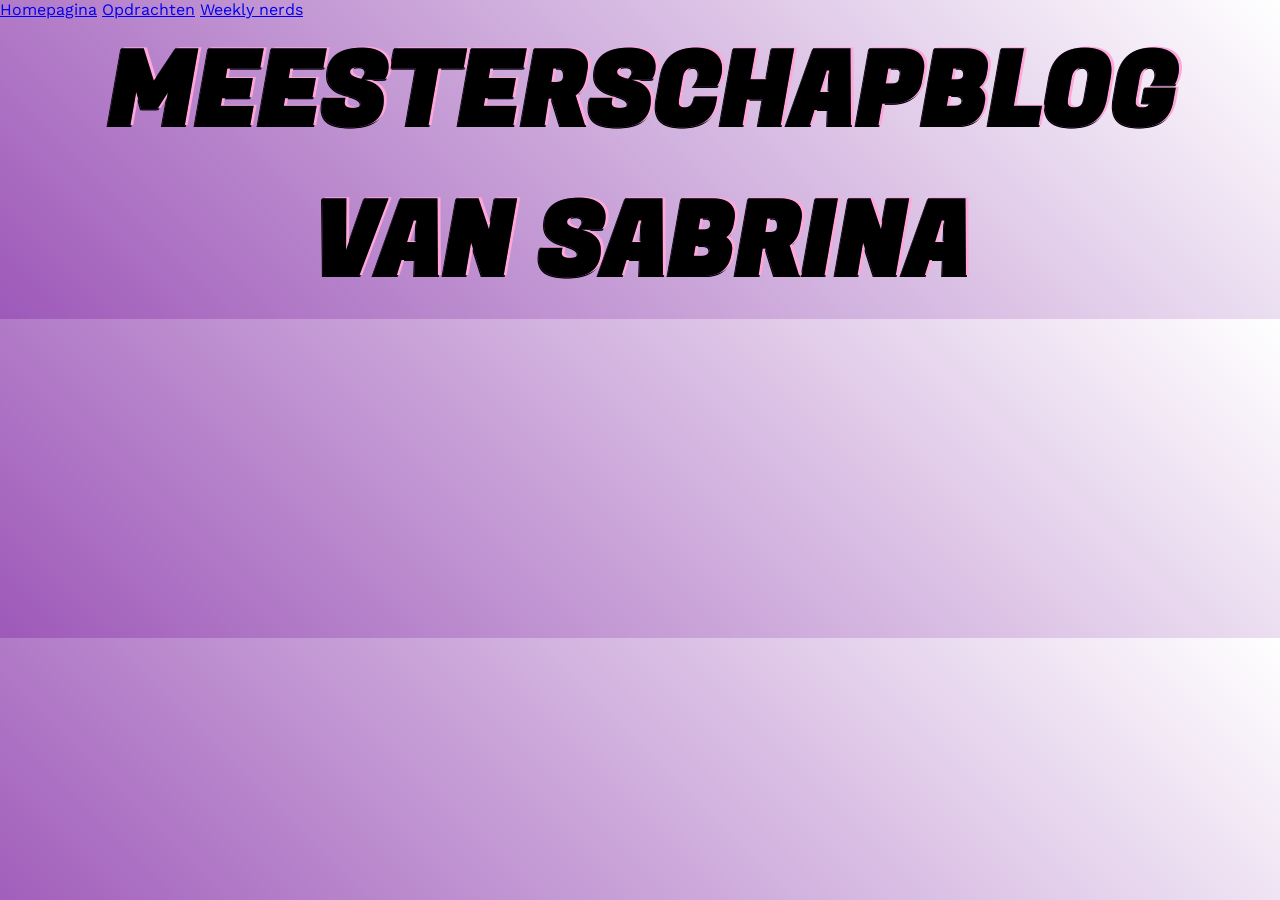
<file: pages/index.html>
<!DOCTYPE html>
<html lang="nl">
    <head>
        <meta charset="UTF-8">
        <meta name="viewport" content="width=device-width, initial-scale=1.0">
        <link rel="stylesheet" href="/styles/style.css">
        <title>Homepage meesterblog</title>
    </head>
    <body>
        <header>
            <nav>
                <a href="/pages/index.html">Homepagina</a>
                <a href="/pages/opdrachten.html">Opdrachten</a>
                <a href="/pages/weekly-nerd.html">Weekly nerds</a>
            </nav>
        </header>
        <main>
            <h1>Meesterschapblog van Sabrina</h1>
            <!-- misschien de hightlights en trotse dingen hier zetten -->
        </main>
        <footer>

        </footer>
    </body>
</html>
</file>
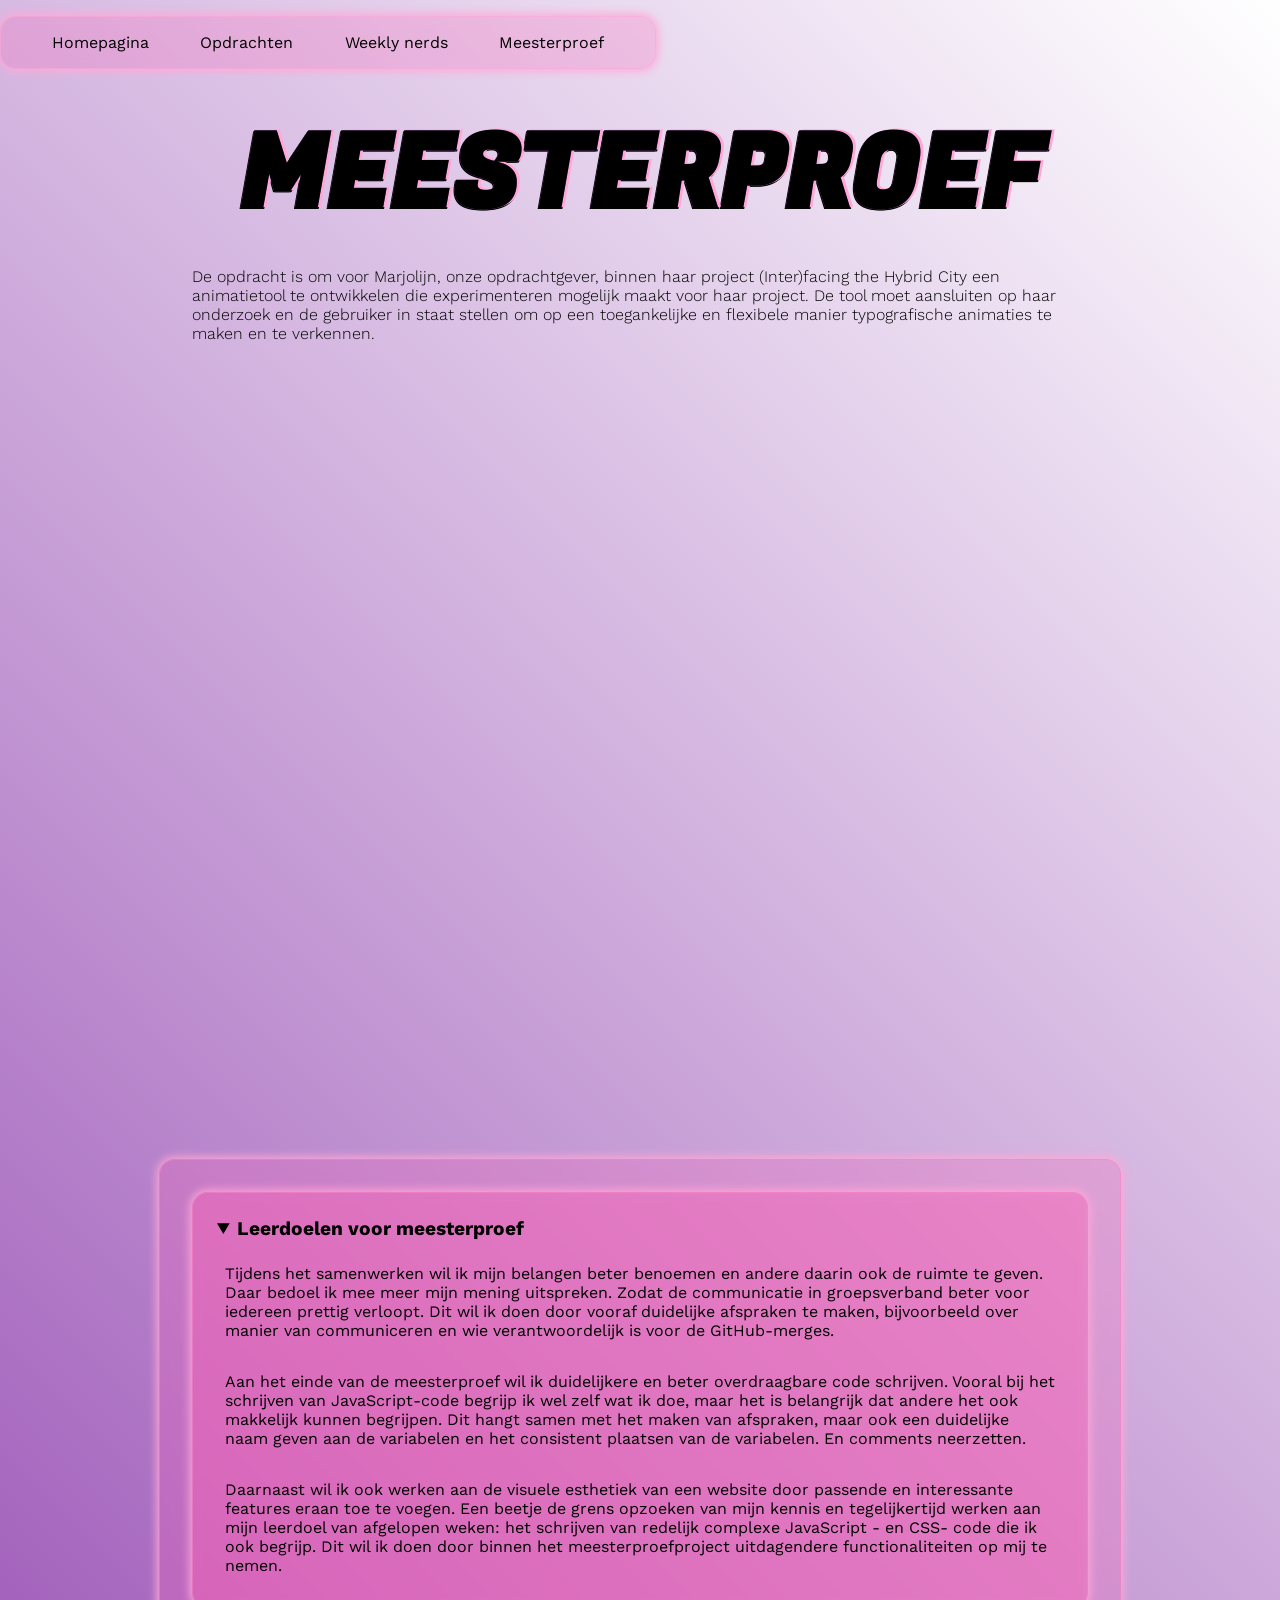
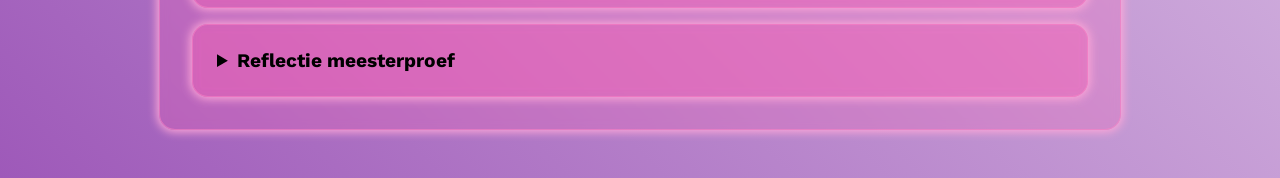
<file: pages/meesterproef.html>
<!DOCTYPE html>
<html lang="nl">
    <head>
        <meta charset="UTF-8">
        <meta name="viewport" content="width=device-width, initial-scale=1.0">
        <!-- https://medium.com/@matanbobi/how-to-use-emojis-as-favicons-371795662465 -->
        <link rel="icon" type="image/svg+xml" sizes="any" href="data:image/svg+xml,<svg xmlns=%22http://www.w3.org/2000/svg%22 viewBox=%220 0 100 100%22><text y=%22.9em%22 font-size=%2290%22>✨</text></svg>"/>
        <link rel="stylesheet" href="../styles/style.css" />
        <!-- <link rel="stylesheet" href="/styles/weekly-nerd.css"> -->
        <link rel="stylesheet" href="../styles/background-animatie.css">
        <link rel="stylesheet" href="../styles/meesterproef.css">
        <title>Opdrachten</title>
    </head>
    <body>
        <header>
            <input type="checkbox" id="nav-toggle" hidden>
            <nav>
                <label class="toggle-label" for="nav-toggle" aria-label="Menu openen"></label>
                <ul>
                    <li> <a href="../index.html">Homepagina</a></li>
                    <li><a href="./opdrachten.html">Opdrachten</a></li>
                    <li> <a href="./weekly-nerd.html">Weekly nerds</a></li>
                    <li> <a href="./meesterproef.html">Meesterproef</a></li>
                </ul>
            </nav>
        </header>
        <main>
            <h1>Meesterproef</h1>
            <p>De opdracht is om voor Marjolijn, onze opdrachtgever, binnen haar project (Inter)facing the Hybrid City een animatietool te ontwikkelen die experimenteren mogelijk maakt voor haar project. De tool moet aansluiten op haar onderzoek en de gebruiker in staat stellen om op een toegankelijke en flexibele manier typografische animaties te maken en te verkennen.</p>
            <div class="container-iframe">
            <iframe src="https://mwdd-ctrl-city.github.io/animation-tool/" frameborder="0" allowfullscreen></iframe>
            </div>
                <article class="article-meesterproef">
                <details name="meesterschap" open>
                <summary>Leerdoelen voor meesterproef</summary>
            
                    <ol>
                        
                        <li>Tijdens het samenwerken wil ik mijn belangen beter benoemen en
                            andere daarin ook de ruimte te geven. Daar bedoel ik mee meer mijn mening uitspreken.
                            Zodat de communicatie in groepsverband beter voor iedereen prettig verloopt. 

                            Dit wil ik doen door vooraf duidelijke afspraken te maken,
                            bijvoorbeeld over manier van communiceren en wie verantwoordelijk is voor de GitHub-merges.
                        </li>
                        <li>Aan het einde van de meesterproef wil ik duidelijkere en beter overdraagbare code schrijven. 
                            Vooral bij het schrijven van JavaScript-code begrijp ik wel zelf wat ik doe, maar het is 
                            belangrijk dat andere het ook makkelijk kunnen begrijpen.

                            Dit hangt samen met het maken van afspraken, maar ook een duidelijke naam geven aan de variabelen en 
                            het consistent plaatsen van de variabelen. En comments neerzetten.
                        </li>
                        <li>Daarnaast wil ik ook werken aan de visuele esthetiek van een website
                            door passende en interessante features eraan toe te voegen. Een beetje de grens 
                            opzoeken van mijn kennis en tegelijkertijd werken aan mijn leerdoel van afgelopen weken:
                            het schrijven van redelijk complexe JavaScript - en CSS- code die ik ook begrijp.
                        
                            Dit wil ik doen door binnen het meesterproefproject uitdagendere functionaliteiten op mij te nemen.</li>
                    </ol>
                    </details>
                    <details name="meesterschap">
                        <summary>Reflectie meesterproef</summary>
                        <p>Overall was dit een ontzettend uitdagende opdracht geweest, maar wel heel tof om te zien hoe wij tot dit eindproduct zijn gekomen. Ik heb ontzettend veel geleerd en aan mijn leerdoelen kunnen werken. Soms had ik zelf wel wat moeite om met de werkdruk om te gaan, maar uiteindelijk is dat wel verminderd door de backlog die wekelijks een beetje minder werd en wij elkaar goed aanvulden binnen het project.</p>
                        <ul>
                            <li>
                                <h2> Leerdoel 1</h2>
                                <p>Tijdens de meesterproef heb ik meermaals kunnen werken aan mijn opgestelde leerdoelen. Het eerste leerdoel <span>“Tijdens het samenwerken mijn belangen beter benoemen en de anderen daarin ook de ruimte in te geven. Zodat de communicatie in groepsverband beter voor iedereen prettig verloopt.”</span> Kwam in het begin veel aan bod waarin we de standaardafspraken maakten, maar ook gedurende het project. </p>
                                <p> Wij kwamen namelijk als groep op een punt uit waarin wij sommige code van elkaar niet begrepen en niet uit konden leggen. Dus zijn wij gestart met het code reviewen zodat wij de code beter begrepen, dit hebben wij op deze manier gedaan, omdat het een enorme stap achteruit was in het project en wij via deze manier kleine suggesties in aanpassingen aan konden toevoegen. Waarin ik wel een aantal keer duidelijk heb aangegeven dat er code aangepast moest worden, zoals if/elses en dat bepaalde benamingen anders neergezet moesten worden en meer comment gezet moeten worden om het voor mij duidelijk te maken.</p>
                                <p> Ook hadden we als groep zijnde code conventions opgesteld, maar dit was naar mijn idee achteraf toch iets te weinig. Er had meer bijgemogen en meer op gelet mogen worden. Nu heb ik er zelf ook niet altijd opgelet en dat is voor een volgende keer wel belangrijk om meer te doen, zodat je als groep zijnde meer op één lijn zit.</p>
                            </li>
                            <li>
                                <h2>Leerdoel 2</h2>
                                <p>Vervolgens bij mijn tweede leerdoel had ik <span>“Aan het einde van de meesterproef wil ik duidelijkere code schrijven, zodat het overdraagbaar en makkelijk te begrijpen is voor een ander. Zeker met het schrijven van Javascript code, ik begrijp nu wat ik zelf doe, maar andere moeten het ook nog snappen.”</span> Voor dit leerdoel had ik de taak als codebeheerder op mij genomen, ik zorgde voor de merges waarin conflicten plaatsvonden en die ging ik oplossen. Ik merkte uiteindelijk dat dit best complex kan worden dus ik heb er met regelmaat hulp bij gevraagd of iedereen, of iemand met mij mee wilde kijken hiervoor.  </p>
                                <p> Ook heb ik in het begin even met Kerr meegekeken hoe hij het aanpakt om code overzichtelijk en duidelijk te maken, daarin gaf hij aan dat alle variabelen het beste bovenin neer kon zetten en de functies die standaard bij het laden van de pagina van de pagina worden uitgevoerd daaronder, zodat het een stuk overzichtelijker is.</p>
                                <p>  Als laatste heb ik de overdracht geschreven voor de opdrachtgever, ik heb de README op mij genomen en op die manier een duidelijk en overzichtelijk document te maken, wat zij kan gebruiken bij het gebruiken van deze tool. Naar mijn idee ging dit wel makkelijk, het was daarnaast ook fijn voor mijzelf om dit allemaal te noteren.</p>
                            </li>
                            <li>
                                <h2>Leerdoel 3</h2>
                                <p><span>Daarnaast wil ik ook de visuele esthetiek van een website, door mooie en interessante features eraan toe te voegen, die passend zijn bij het project. Een beetje het randje opzoeken van mijn kunnen en daarbij ook nog blijven werken aan mijn leerdoel van afgelopen weken het schrijven van redelijk complexe JavaScript/CSS code die ik ook begrijp.</span></p>
                                <p> Terugkijken op dit project denk ik dat ik grote stappen heb gezet met dit leerdoel. Door bewust te kiezen voor een uitdagend project, werkend met nieuwe methoden zoals classes en een nieuwe library. Heb ik geleerd hoe ik iets complex op verschillende manieren kan aanpakken.</p>
                                <p> De visuele esthetiek heb ik wel wat minder aan kunnen werken, omdat ik mijn focus meer had gelegd op de complexe code, maar ik heb in bepaalde momenten wel mijn mening gedeeld over bepaalde keuzes binnen dit project. Zo was er een keuze gaande over dat de playhead DeepPink was, waardoor deze opviel ten opzichte van de tracks. Daar was ik het mee eens dat dit zo moest blijven en niet een andere kleur blauw om zo binnen de stijl te blijven. </p>
                                <p>In het begin van dit project ben ik gestart met het schrijven van de timeline code, zoals eerder benoemd. Dit was best lastig, omdat ik het en probeerde met een library waar ik nog nooit mee heb gewerkt en ik wist niet hoe ik aan zoiets moest beginnen. Uiteindelijk is het gelukt door goed in te lezen op de documentatie en ik heb gemerkt dat dat mij wel verder helpt in complexere dingen maken, daarnaast hebben we op een gegeven moment ook gehad dat de code te complex werd en daardoor met zijn alle hebben gezeten om dit op te lossen, maar daardoor begrijp ik het wel een stuk beter.</p>
                            </li>
                            <li>
                                <h2>Samenwerking</h2>
                                <p>De samenwerking verliep wel goed, we hadden even wat struggles op het gebied van dat de code mogelijk te ingewikkeld zou zijn. Maar uiteindelijk hebben we daar met zijn alle voor gezeten en snappen we het allemaal nu beter. Verder waren we begonnen met het gebruiken van de backlog, dit was ontzettend fijn. Je kon gemakkelijk bijhouden wat er nog gedaan moet worden en wie waarmee bezig is, dat het een prettig overzicht geeft. Zeker in een project zo complex en best groot als deze was dat wel heel fijn.</p>
                                <p>Daarnaast stonden we allemaal wel open om elkaar te helpen als iemand er niet uitkwam en hebben we veel van de merges gezamenlijk gedaan. Ondanks dat ik de codebeheerder was gaf dit toch wel een fijn gevoel, ook omdat ik soms niet wist wat we wel konden behouden en wat niet.</p>
                                <p>Terugkijkend heb ik ontzettend veel geleerd in de meesterproef. Ik heb wederom weer veel nieuwe dingen geleerd, net als de rest van de minor. Ik neem alle nieuwe kennis die ik heb opgedaan mee en ik ga nog verder werken aan de leerdoelen die ik hiervoor had gesteld, omdat dit niet leerdoelen zijn die je zou moeten herhalen en oefenen.</p>
                                <p>Tegen week twee aan begonnen we in de ochtend ook met het bekijken en opschonen van de backlog, eigenlijk een beetje een stand-up (maar dan zittend). Dit bood ook wederom weer een fijn en overzichtelijk gevoel. Iedereen was ook dagelijks aanwezig, omdat we vrijwel altijd op school aan het werk gingen en als er iets was dan zeiden de meesten dat van tevoren en anders spraken we er iemand op aan.
                                    Ik ben ontzettend blij met hoe de samenwerking is verlopen in dit project.</p>
                            </li>
                        </ul>
                    </details>
                </article>

        </main>
        <footer>

        </footer>
        <script src="../scripts/script.js"></script>
    </body>
</html>
</file>
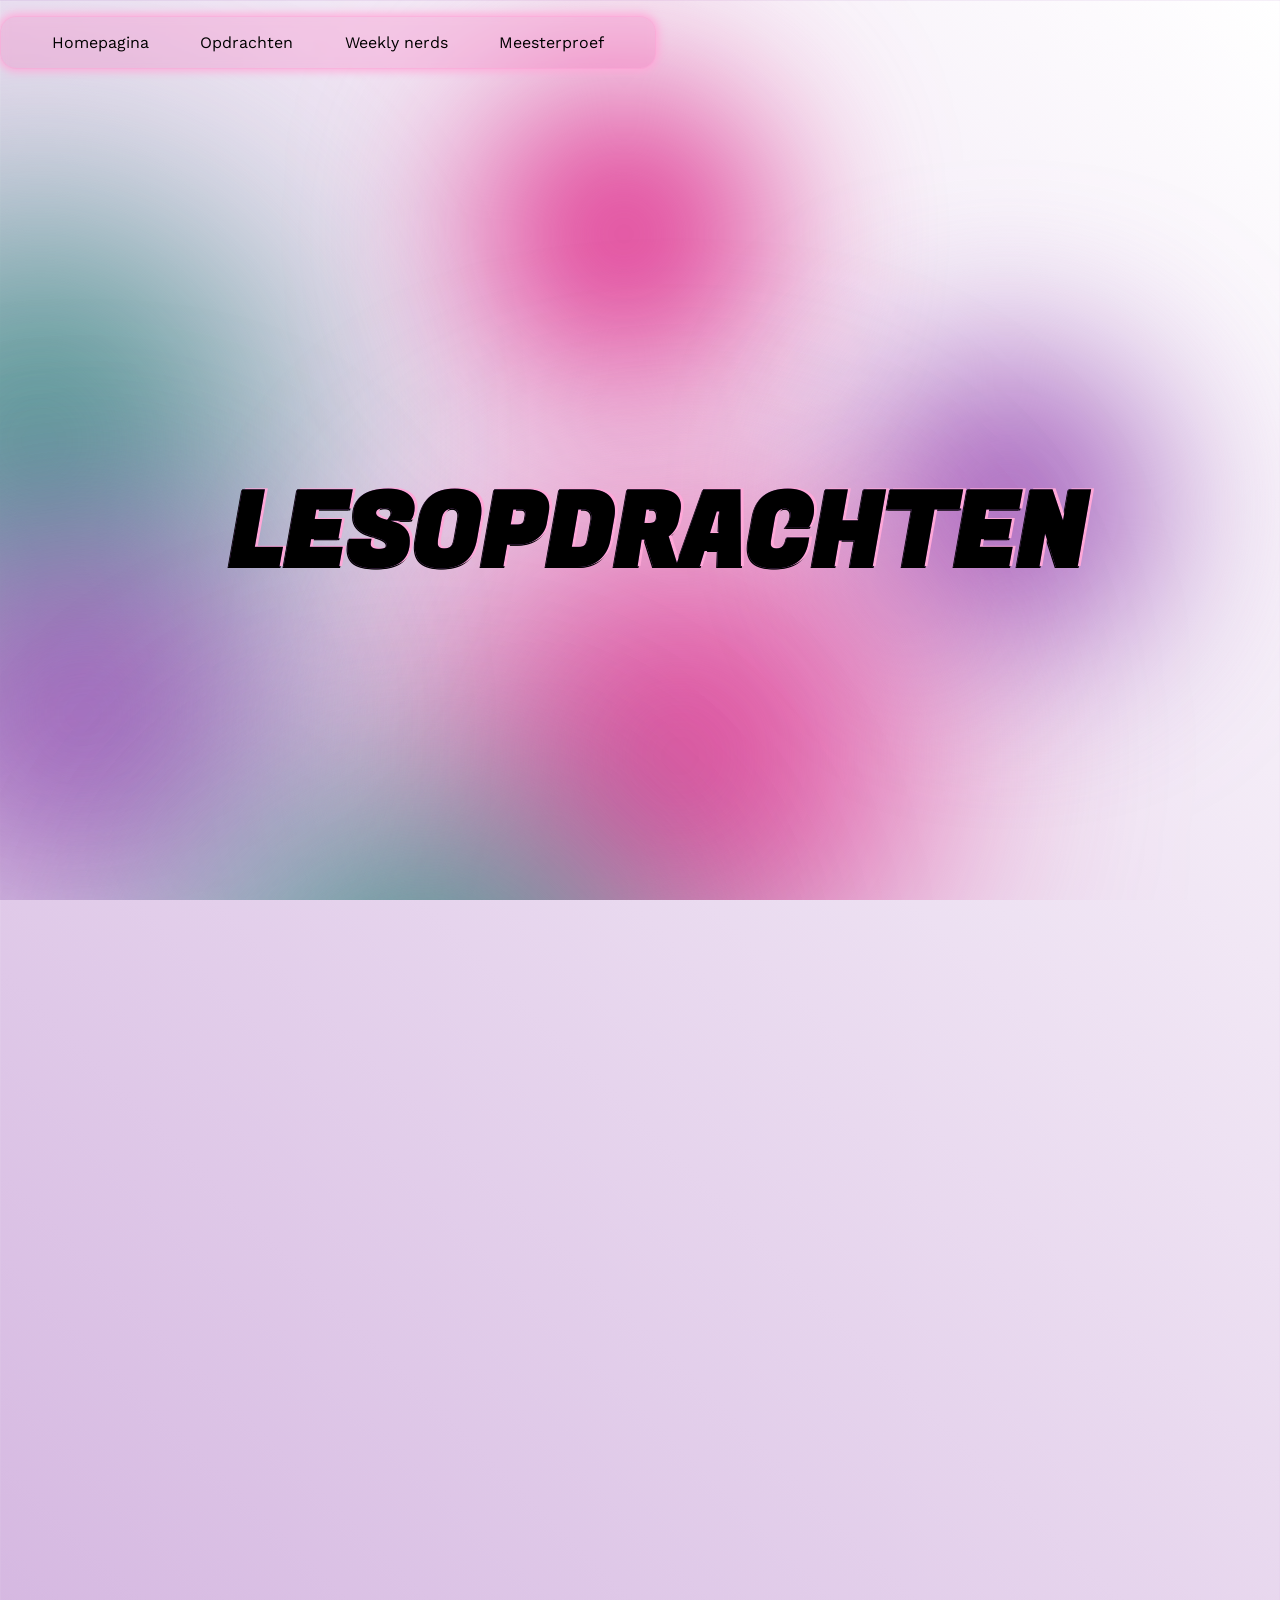
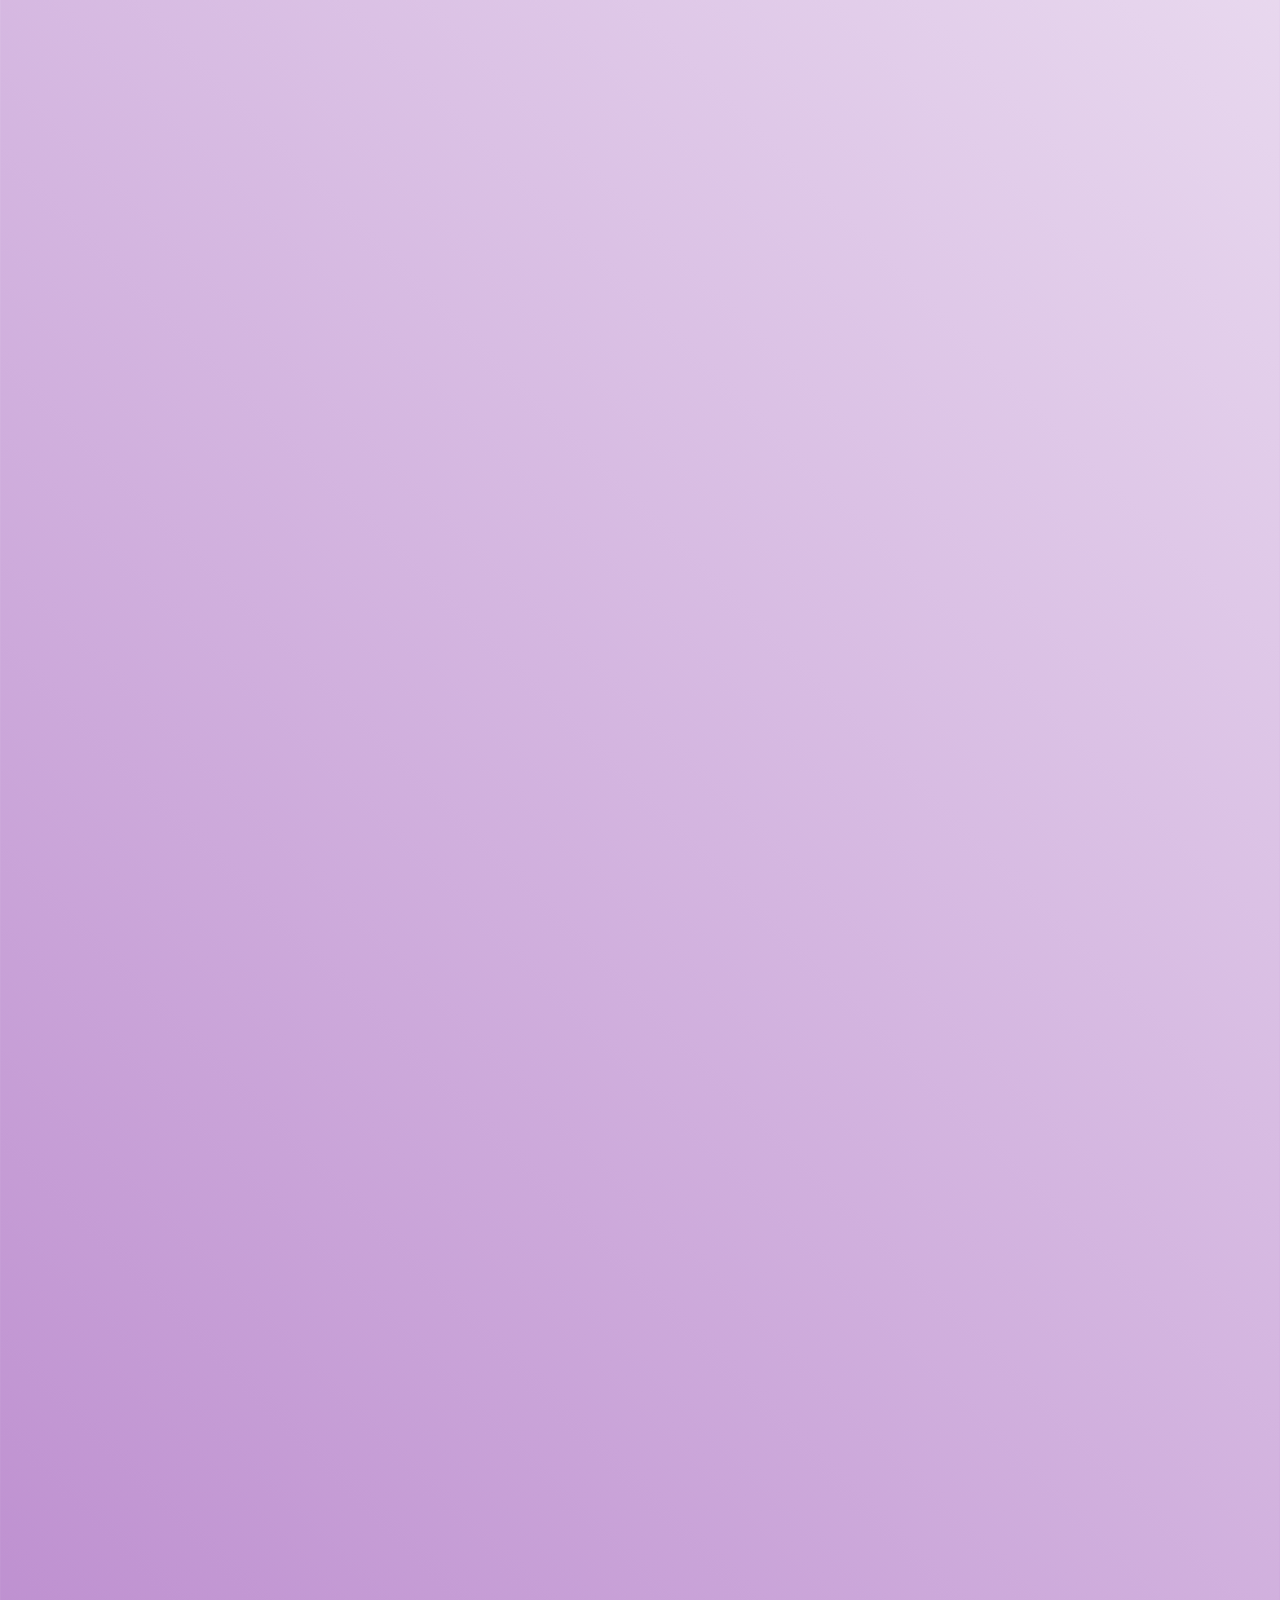
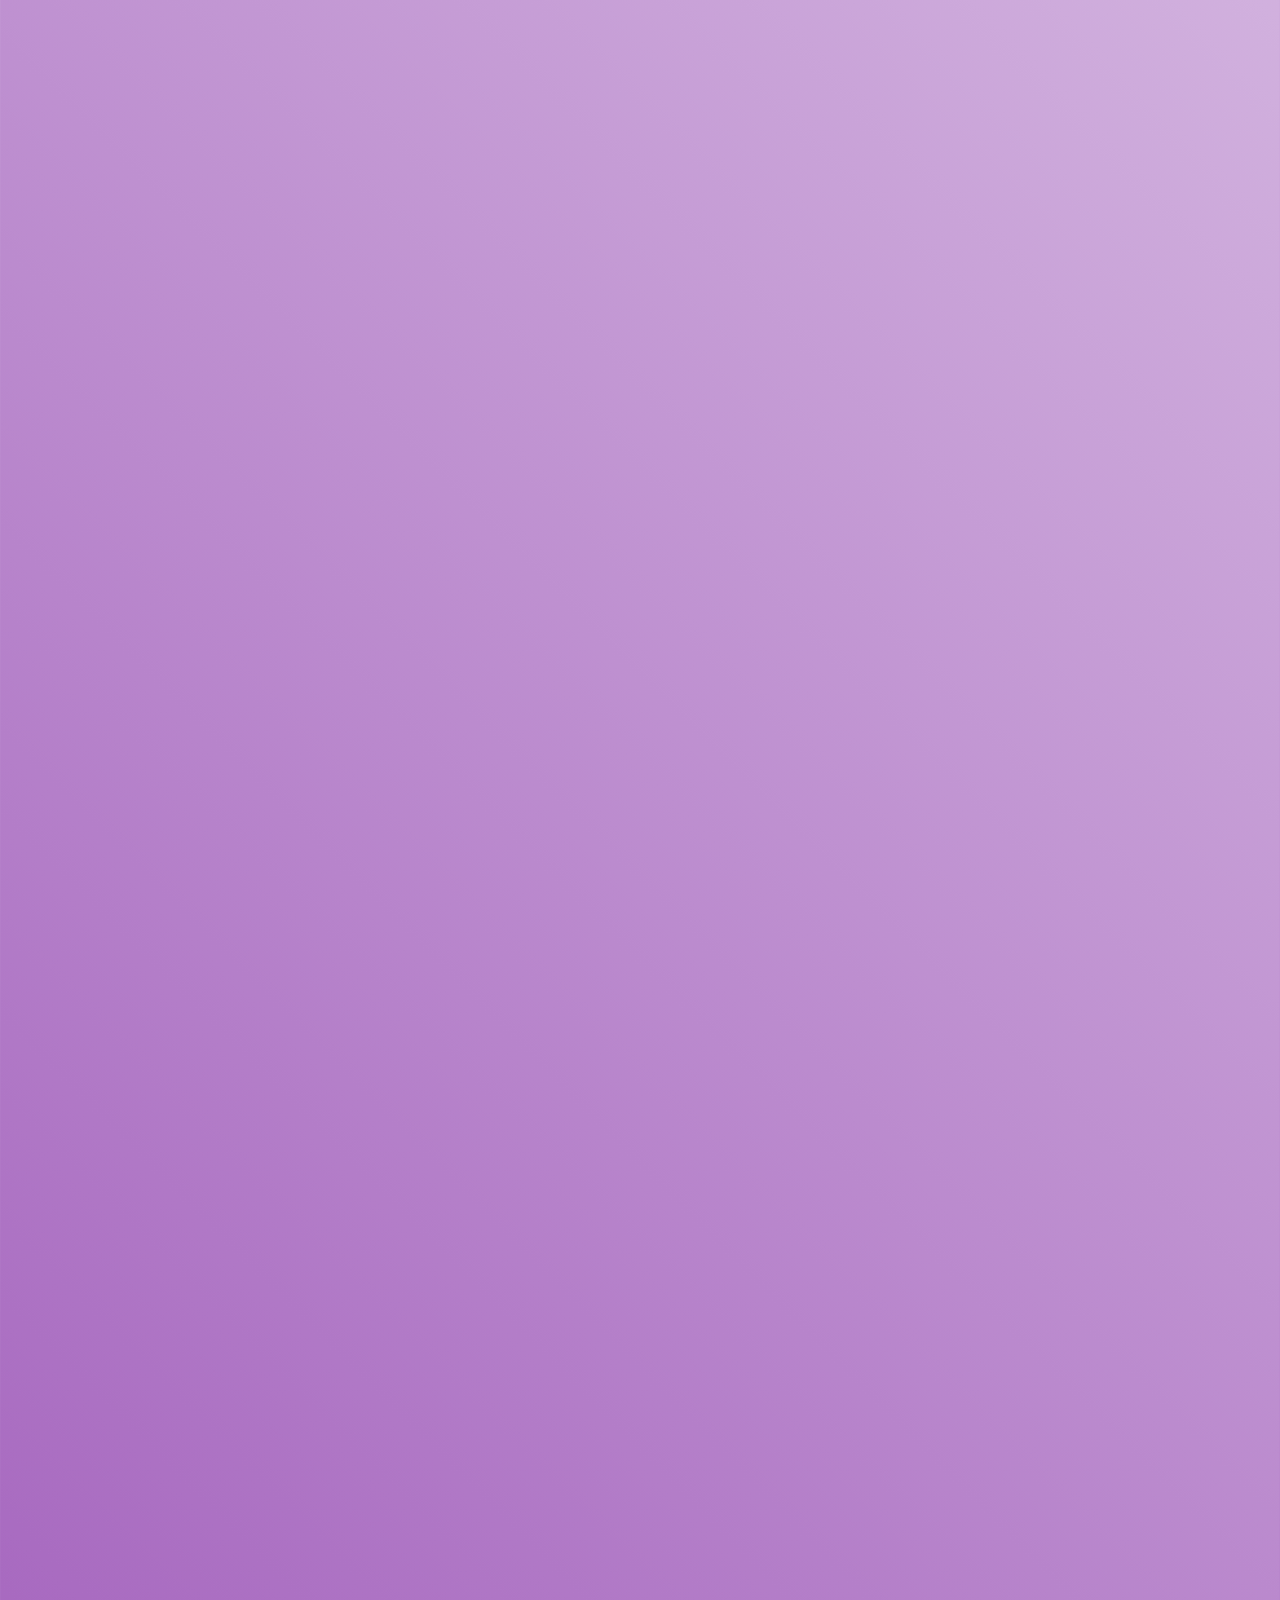
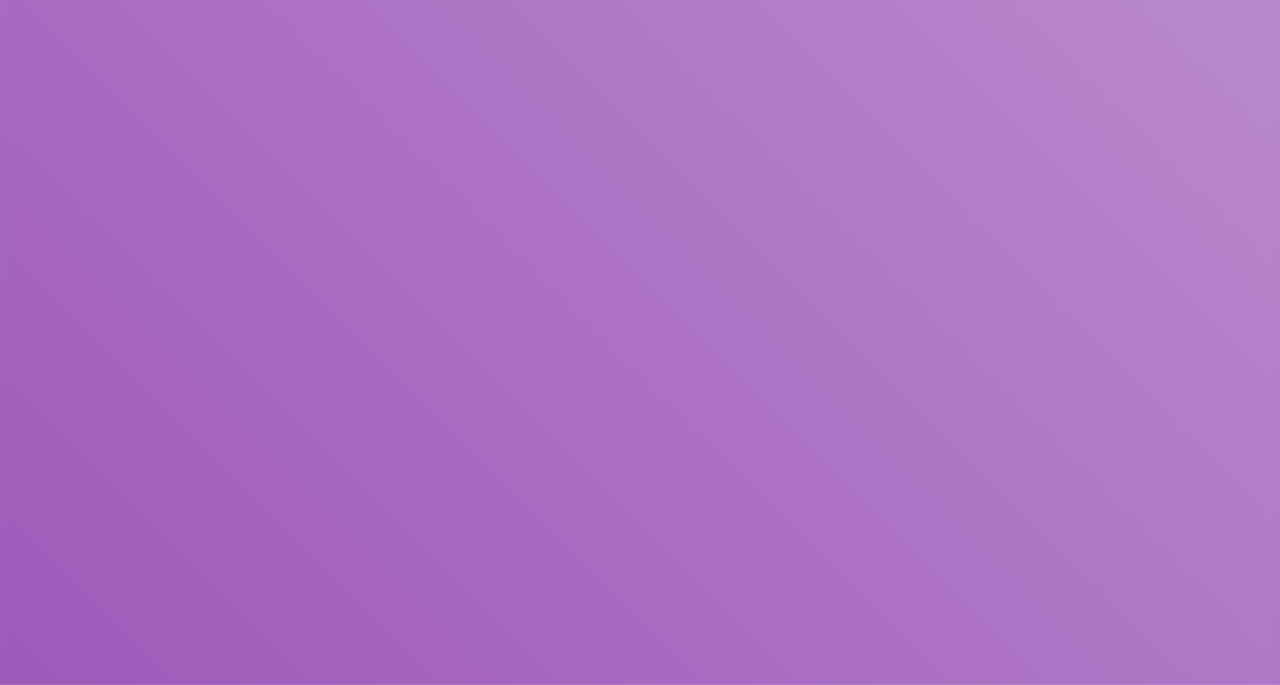
<file: pages/opdrachten.html>
<!DOCTYPE html>
<html lang="nl">
    <head>
        <meta charset="UTF-8">
        <meta name="viewport" content="width=device-width, initial-scale=1.0">
        <!-- https://medium.com/@matanbobi/how-to-use-emojis-as-favicons-371795662465 -->
        <link rel="icon" type="image/svg+xml" sizes="any" href="data:image/svg+xml,<svg xmlns=%22http://www.w3.org/2000/svg%22 viewBox=%220 0 100 100%22><text y=%22.9em%22 font-size=%2290%22>✨</text></svg>"/>
        <link rel="stylesheet" href="../styles/style.css" />
        <!-- <link rel="stylesheet" href="/styles/weekly-nerd.css"> -->
        <link rel="stylesheet" href="../styles/opdrachten.css" />
        <link rel="stylesheet" href="../styles/background-animatie.css">
        <title>Opdrachten</title>
    </head>
    <body>
        <header>
            <input type="checkbox" id="nav-toggle" hidden>
            <nav>
                <label class="toggle-label" for="nav-toggle" aria-label="Menu openen"></label>
                <ul>
                    <li><a href="../index.html">Homepagina</a></li>
                    <li><a href="./opdrachten.html">Opdrachten</a></li>
                    <li><a href="./weekly-nerd.html">Weekly nerds</a></li>
                    <li><a href="./meesterproef.html">Meesterproef</a></li>
                </ul>
            </nav>
        </header>
        <main>
            <section>


            <div>
                <ul class="opdrachten">
                    <li>
                        <h1>Lesopdrachten</h1>
                    </li>
                    <li>           
                        <article>
                            <h2>Sprint 0: Wie ben ik?</h2>
                            <!-- <img src="/images/sprint-0.png" alt=""> -->
                            <iframe src="https://sabrinaz35.github.io/introducing-sabrina/" frameborder="0"></iframe>
                            <details name="sprint">
                                <summary>Opdracht</summary>
                                <div>
                                    <p>Aan de hand van een website laten zien wie jij bent en wat jouw leerdoelen zijn, zonder te veel woorden te gebruiken.</p>
                                </div>
                            </details>
                            <details name="sprint">
                                <summary>Proces/reflectie</summary>
                                <p>Tijdens de eerste twee weken van de minor Web Design en Development 
                                    moest ik mijzelf voorstellen door een website te maken wat bij mij 
                                    past, waar mijn leerdoelen in mee zijn genomen en wat een passend gevoel
                                    uitstraalt. Daarnaast moest je jezelf uitdagen en net boven je comfort zone 
                                    gaan coderen.</p>
                                
                                    <h3>Trots</h3>
                                    <p>Ik ben trots op dat ik bij de sprint heb kunnen werken met voor mij nieuwe code, zoals het gebruik van perspective 3D om dat omklappen uit te beelden</p>

                                    <h3>Inzichten</h3>
                                    <p>Een van de belangrijkste inzichten is dat er ontzettend veel coole mogelijkheden zijn en dat mij nog veel coole dingen te wachten staat deze minor. </p>
                                    <p>Ik ben ook nieuwsgierig wat de mogelijkheden zijn binnen alleen css en kijken of ik mijn skills kan verbeteren met JavaScript.</p>
                                    
                                    <h3>Waar ik nog aan kan werken</h3>
                                    <p>Ik zou nog wel wat meer willen werken aan de visuele esthetiek en dan met name kleurgebruik, dit project past bij mij qua uitstraling en zeker waar ik toen stond. Maar ik wil er meer doordacht mee aan het werk gaan.
                                        En kijken wat je nog meer met perspective 3D allemaal kan doen.
                                    </p>
                                </details>
    
                            <ul class="button-sites">
                                    <li><a href="https://sabrinaz35.github.io/introducing-sabrina/">Live site</a></li>
                                    <li><a href="https://github.com/sabrinaz35/introducing-sabrina">GitHub Repo</a></li>
                            </ul>
                        </article>
                    </li>
                    <li>         
                        <article>
                            <h2>CSS to the rescue</h2>
                            <!-- <img src="/images/css.png" alt=""> -->
                            <iframe src="https://sabrinaz35.github.io/css-eindopdracht/" frameborder="0"></iframe>
                            <details name="css">
                                <summary>Opdracht</summary>
                                <p>De opdracht die ik had gekozen was: " Create an interactive CSS-only silly walk (or
                                an interactive instruction for performing a silly walk)"</p>
                            </details>
                            <details name="css">
                                <summary>Proces/reflectie</summary>
                                <p> We 4 weken de tijd om met alleen HTML en CSS een opdracht te maken. </p>
                                <h3>Trots</h3>
                                <p>Bij dit vak heb ik veel geleerd over CSS en de diverse selectoren gebruiken, daarnaast ben ik ook trots in hoe de verschillende stijlen zich hebben uitgepakt en dat 
                                    ik daar de default robot alleen voor heb hoeven aan te passen.
                                </p>
                                <h3>Inzichten</h3>
                                <p>Tijdens dit vak kon ik goed aan mijn leerdoelen werken om een visueel aantrekkelijke  CSS-code te schrijven, 
                                    hierbij ben ik erachter gekomen wat voor toffe dingen je kan maken met CSS, bijvoorbeeld door ::before, ::after en gradients te gebruiken. 
                                    Daarnaast heb ik gebruik gemaakt van de style queries en dat zorgt ervoor dat ik per onderwerp een totaal andere styling gebruik.
                                </p>
                                <h3>Waar ik nog aan kan werken</h3>
                                <p>Ik wil graag nog meer werken aan de mogelijkheden van CSS ontdekken en kijken wat voor combinatie dit kan hebben met JavaScript.</p>
                            </details>
                            
                            <ul class="button-sites">
                                <li><a href="https://sabrinaz35.github.io/css-eindopdracht/">Live site</a></li>
                                <li><a href="https://github.com/sabrinaz35/css-eindopdracht">GitHub Repo</a></li>
                            </ul>
                        </article>
                    </li>
                    <li>
                        <article>
                            <h2>Browser technologies</h2>
                            <!-- <img src="/images/browser-tech.png" alt=""> -->
                            <iframe src="https://sabrinaz35.github.io/browser-technologies/" frameborder="0"></iframe>
                            <details name="browser-tech">
                                <summary>Opdracht</summary>
                                <p>Het erfbelastingsformulier omzetten naar een interactief en toegankelijk webformulier met de kracht van HTML en CSS, aan de hand van progressive enhancement.</p>
                            </details>
                            <details>
                                <summary>Proces/reflectie</summary>
                                <p>Dit vak heeft mij geholpen om te begrijpen wat daadwerkelijk de kracht is van HTML en dat het meer doet met toegankelijkheid dan ik dacht.</p>
                                <h3>Trots</h3>
                                <p>Ik ben trots op de manier waarop ik progressive enhancement heb toegepast bij dit vak, mocht mijn JavaScript niet werken. Dan werkt het uitklappen van de vragen bij de huwelijkse staat overledene alsnog. Dat is namelijk met alleen CSS gedaan.</p>
                                <h3>Inzichten</h3>
                                <p>Tijdens dit vak kon ik aan mijn leerdoel werken over JavaScript. Ik heb zelfstandig functions geschreven die ik ook begreep en aan anderen kon uitleggen. 
                                    Het is nog steeds wel lastig om het voor mijzelf duidelijk te maken, maar daar zal ik bij een ander vak aan werken.
                                </p>
                                <h3>Waar ik nog aan kan werken</h3>
                                <p>Het maken van een formulier wat overal rekening mee houdt is enorm lastig, dus dat zou wel leuk zijn om er later nog mee verder te oefenen.</p>
                            </details>
                            <ul class="button-sites">
                                <li><a href="https://sabrinaz35.github.io/browser-technologies/">Live site</a></li>
                                <li><a href="https://github.com/sabrinaz35/browser-technologies">GitHub Repo</a></li>
                            </ul>
                        </article>
                    </li>
                    <li>
                        <article>
                            <h2>Hackathon</h2>
                            <!-- <img src="/images/hackathon.png" alt=""> -->
                            <iframe src="https://sabrinaz35.github.io/guardians-of-the-galaxy/" frameborder="0"></iframe>
                            <details name="hackaton">
                                <summary>Opdracht</summary>
                                <p>Binnen een week lang in een groep van 4 een zo cool mogelijk project neerzetten voor de Nebula Xplorer.</p>
                            </details>
                            <details name="hackaton">
                                <summary>Proces/reflectie</summary>
                                <p>Dit was een intensieve, maar uitdagende week. Waarin onze kennis die wij tot nu toe hadden opgedaan konden toepassen voor een opdrachtgever over de Nebula Xplorer.</p>

                                <h3>Trots</h3>
                                <p>In zo'n korte tijd een website maken, dat vind ik sowieso iets om trots op te zijn. Maar voornamelijk de manier waarop ik op verschillende manieren scroll-driven animations heb toegepast vind ik tof om te zien. </p>

                                <h3>Inzichten</h3>
                                <p>Een van de inzichten die ik heb gekregen was over het samenwerken, de samenwerking verliep namelijk best goed en het key element was daarin goede communicatie. De merges die wij deden bekeken wij gezamenlijk en als we ergens niet echt uitkwamen vroegen we het meteen aan elkaar.</p>
                                
                                <h3>Mijn inbreng</h3>
                                <p>Mijn inbreng tijdens dit vak waren de fotosectie, in grote lijnen het idee uitwerken in Figma, satellietanimatie en toevoegen en uitzoeken van de inhoudelijke teksten bij de 3d explorer.</p>
                            
                                <h3>Waar ik nog aan kan werken</h3>
                                <p>Ik had nog wel wat meer uitdagende dingen op mij kunnen nemen al zeg ik het zelf, misschien was daar ook net geen tijd voor. Maar ik moet het niet uit de weg gaan want daar leer ik meer van.</p>
                            </details>
                            <ul class="button-sites">
                                <li><a href="https://sabrinaz35.github.io/guardians-of-the-galaxy/">Live site</a></li>
                                <li><a href="https://github.com/sabrinaz35/guardians-of-the-galaxy">GitHub Repo</a></li>
                            </ul>
                        </article>
                    </li>
                    <li>
                        <article>
                            <h2>Human Center Design</h2>
                            <!-- <img src="/images/hcd.png" alt=""> -->
                            <iframe src="https://sabrinaz35.github.io/HCD/" frameborder="0"></iframe>
                            <details name="hcd">
                                <summary>Opdracht</summary>
                                <p>Maak een website voor één persoon helemaal naar wens. Voor deze opdracht had ik Roger die graag aantekeningen wilde kunnen maken voor zijn studie op een digitale tool en dit makkelijk terug kunnen vinden.</p>
                            </details>
                            <details name="hcd">
                                <summary>Proces/reflectie</summary> 
                                <p>Een website maken voor de behoefte van een persoon, dat is niet zo gemakkelijk. Daar ben ik bij HCD achter gekomen.</p>
                                <h3>Trots</h3>
                                <p>Het is lastig om je eigen mening even aan de kant te zetten en iets te ontwerpen voor iemand die steeds slechter gaat zien. Ik ben daarom blij met wat ik heb neergezet en gedurende het hele proces de screenreader onder de knie te krijgen, zodat als Roger wel helemaal blind wordt, dat hij dit alsnog zou kunnen gebruiken.</p>
                                <h3>Inzichten</h3>
                                <p>Ik heb mijn eigen aannames aan de kant proberen te zetten en geluisterd en geobserveerd, om zo een zo goed mogelijk passend prototype neer te zetten alleen dat was lastig.</p>
                                <p>Daarom ben ik er ook achter gekomen dat ondanks je het voor een persoon ontwerpt de inzichten van medestudenten ook helpen, want ik zat op een gegeven moment in een soort tunnelvisie en door feedback van anderen 
                                    heeft dat mij op andere ideeën gebracht.
                                </p>
                                <h3>Waar ik nog aan kan werken</h3>
                                <p>Ik wil deze gedachten wel meenemen voor in de toekomst, door meer toegankelijkheid toe te passen in websites in de praktijk. </p>
                            </details>
                            <ul class="button-sites">
                                <li><a href="https://sabrinaz35.github.io/HCD/">Live site</a></li>
                                <li><a href="https://github.com/sabrinaz35/HCD">GitHub Repo</a></li>
                            </ul>
                        </article>
                    </li>
                    <li>
                        <article>
                            <h2>API</h2>
                            <!-- <img src="/images/api.png" alt=""> -->
                            <iframe loading="lazy" src="https://api-astro-project.onrender.com/" frameborder="0"></iframe>
                            <details name="api">
                                <summary>Opdracht</summary>
                                <p>Maak een toffe coole website en gebruik daarbij één content API en 2 Web API's</p>
                            </details>
                            <details name="api">
                                <summary>Proces/reflectie</summary>
                                <p>Tijdens API heb ik kennis opgedaan over het programma Astro en heb ik ontzettend veel JavaScript geschreven, het duurde wel even om te snappen hoe het werkte met Astro.</p>
                                <h3>Trots</h3>
                                <p>Het implementeren van code in Astro vond ik nog best lastig en ben daardoor ook blij dat dat goed is gegaan. Ook heb ik hier mijzelf veel meer kunnen en mogen uitdagen op het gebied van JavaScript en daar ben ik blij mee.
                                </p>

                                <h3>Inzichten</h3>
                                <p>Daarnaast is het best gemakkelijk om dynamische pagina's te maken in Astro, het enige is dat je goed moet kijken of je bezig bent op de serverside of clientside.</p>
                                <p>Ook vond ik het heel handig dat je zo niet hoeft te zorgen voor de content en dat je blijkbaar zelf ook tijdelijk elementen kan toevoegen aan de objecten, dat heb ik met de toverstok images gedaan.</p>
                                
                                <p>In het begin had ik heel veel moeite met een keuze maken wat ik voor dit vak wilde doen. En ik bleef daar een beetje in hangen. Maar uiteindelijk moet je de knoop gewoon doorhakken en doen wat als eerste in je opkwam en soms is het fijn om daarbij hulp te vragen.</p>
                                <h3>Waar ik nog aan kan werken</h3>
                                <p>Ik zou zeker nog willen werken aan het gebruik met Astro en andere frameworks, omdat het best handig werkt en er denk ik meer mogelijk is dan dat ik nu heb gedaan.</p>
                            </details>
                            <ul class="button-sites">
                                <li><a href="https://api-astro-project.onrender.com">Live site</a></li>
                                <li><a href="https://github.com/sabrinaz35/api-astro-project">GitHub Repo</a></li>
                            </ul>
                        </article>
                    </li>
                    <li>
                        <article>
                            <h2>Meesterproef</h2>
                            <!-- <img src="" alt=""> -->
                            <iframe src="https://mwdd-ctrl-city.github.io/animation-tool/" frameborder="0"></iframe>
                                <details name="Meesterproef">
                                <summary>Opdracht</summary>
                                <p>De opdracht is om voor Marjolijn, onze opdrachtgever, binnen haar project (Inter)facing the Hybrid City een animatietool te ontwikkelen die experimenteren mogelijk maakt voor haar project. De tool moet aansluiten op haar onderzoek en de gebruiker in staat stellen om op een toegankelijke en flexibele manier typografische animaties te maken en te verkennen.</p>
                            </details>
                            <details name="Meesterproef">
                                <summary>Proces/reflectie</summary>
                                <p>Ik heb veel geleerd tijdens dit project, ik heb nieuwe dingen geleerd in JavaScript, zoals het werken met classes en methods en dan vervolgens weer dingen toevoegen</p>
                                
                                <h3>Trots</h3>
                                <p>Ik vind het zelf zo ontzettend leuk dat we zoiets interactiefs hebben neergezet. Dat is al iets waar ik trots op ben, en ik ben trots op de manier waarop ik de tijdlijn heb geïmplementeerd met een voor mij nieuwe library GSAP.</p>


                                <h3>Inzichten</h3>
                                <p>Ook heb ik een beter kijkje kunnen nemen in merge conflicts, alleen sommige zijn zo ontzettend lastig dat ik daarvoor in VScode moest werken, om die merges op te lossen, maar daardoor begreep ik er nog minder van.</p>
                                <p>Als laatste ging het samenwerken goed, zeker aan de hand van een project board, waar je dan van iedereen kan bijhouden wie wat doet. </p>
                                <p>Mijn inzicht tijdens de meesterproef was wel dat ik meer kan dan ik denk en dat er zoveel mogelijk is binnen JavaScript. Ik had van tevoren ook niet kunnen denken dat ik dit zou kunnen maken.</p>
                                
                                <h3>Mijn inbreng</h3>
                                <p>Tijdens dit project had ik de rol als codebeheerder aangenomen, ik hielp daarbij met de merges en de conflicten die daar dan bij kwamen kijken.
                                    Daarnaast heb ik mij veel beziggehouden met de werking van de tijdlijn en daarnaast met het toevoegen van losse functionaliteiten, zoals een mogelijkheid om een preview van de animatie te zien.
                                    Of wat properties toegevoegd binnen de animatie functionaliteiten en als laatste ook nog het klikbaar maken van het canvas om de achtergrond ervan animeerbaar te kunnen maken. En nog veel kleine andere dingetjes, zoals bugs die 
                                    opgelost moesten worden.
                                </p>

                                <h3>Waar ik nog aan kan werken</h3>
                                <p>Ik merkte dat de rol als codebeheerder best wel zwaar was en dat we vooraf beter en nog uitgebreider de codeconventies hadden kunnen benoemen. Dat had het wellicht makkelijker gemaakt.
                                    Maar dit neem ik mee naar een volgende keer.
                                </p>
                            </details>
                            <ul class="button-sites">
                                <li><a href="https://mwdd-ctrl-city.github.io/animation-tool/">Live site</a></li>
                                <li><a href="https://github.com/mwdd-ctrl-city/animation-tool">GitHub Repo</a></li>
                            </ul>
                        </article>
                    </li>
                </ul>
                </div>
            </section>

            <div class="background">
                <div>
                </div>
                <div></div>
                <div></div>

                <div></div>
                <div></div>
                <div></div>
            </div>
        </main>
        <footer>

        </footer>
        <script src="../scripts/script.js"></script>
    </body>
</html>
</file>
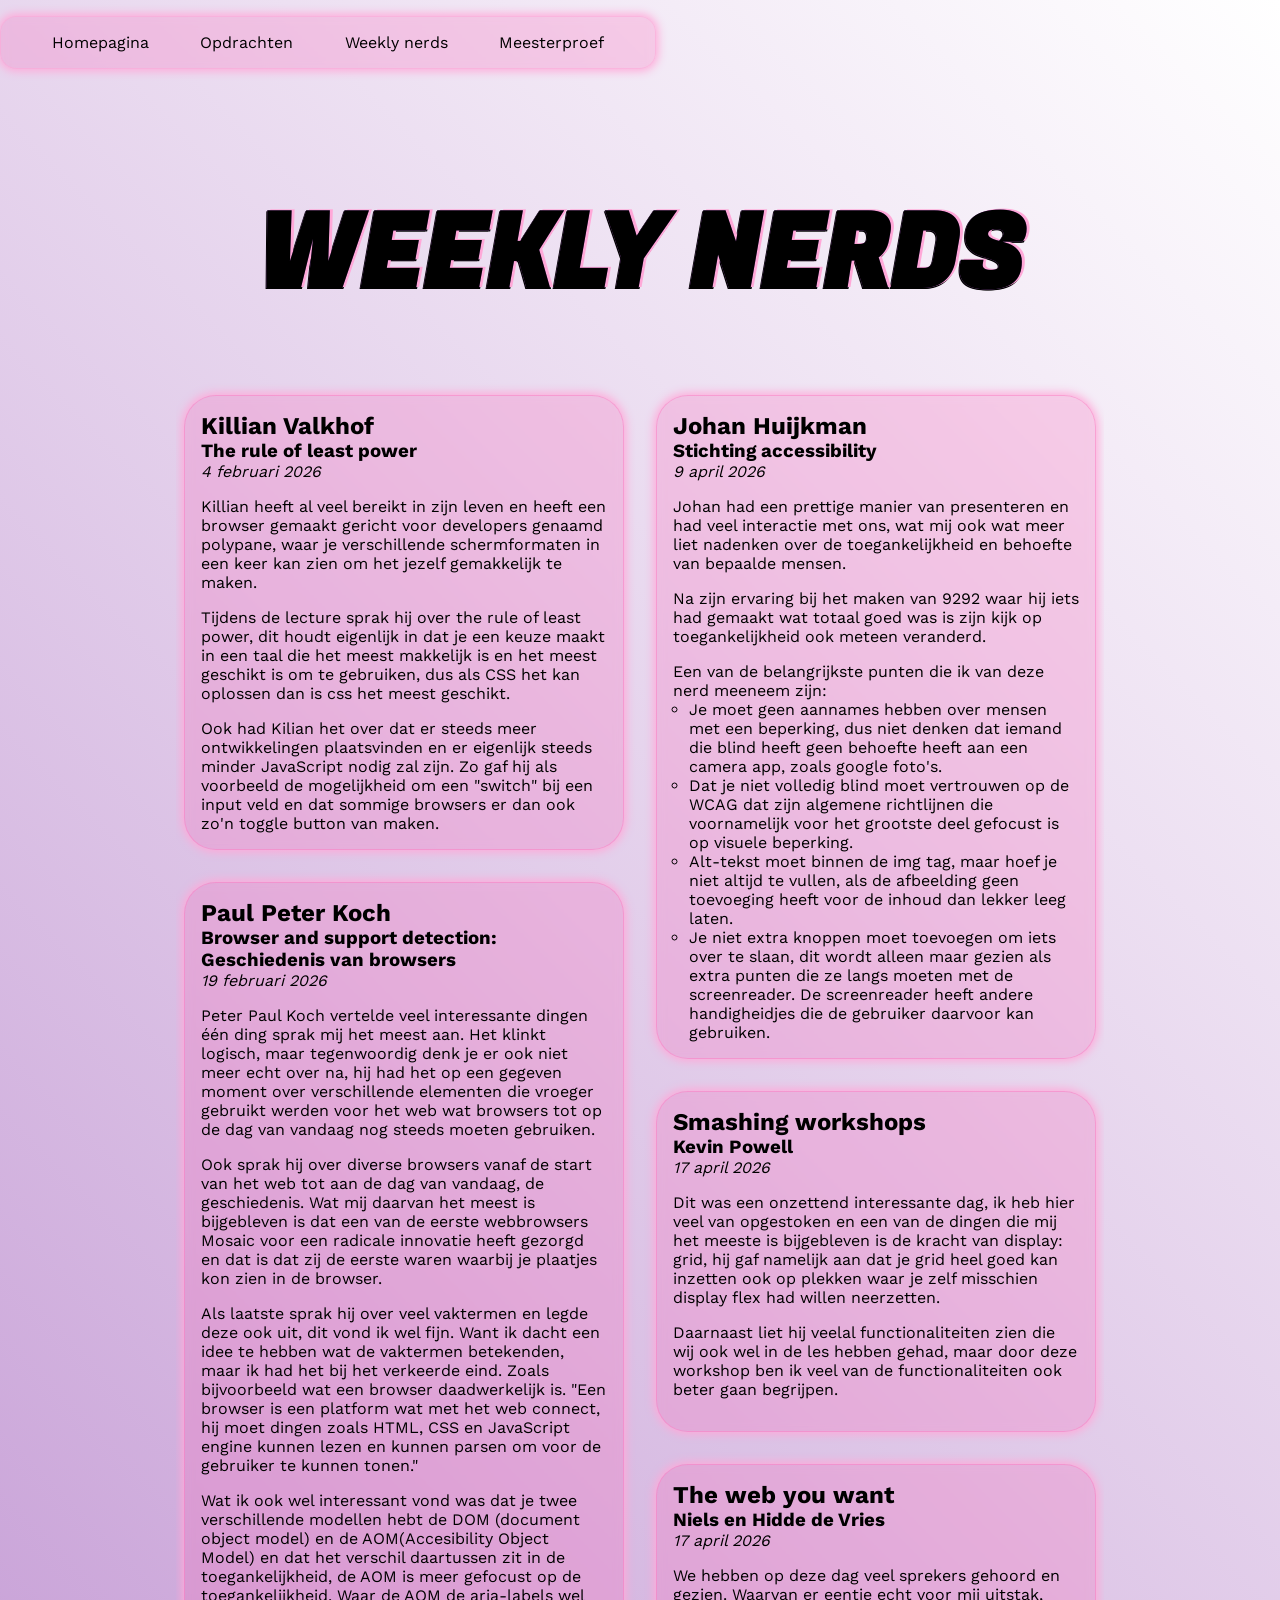
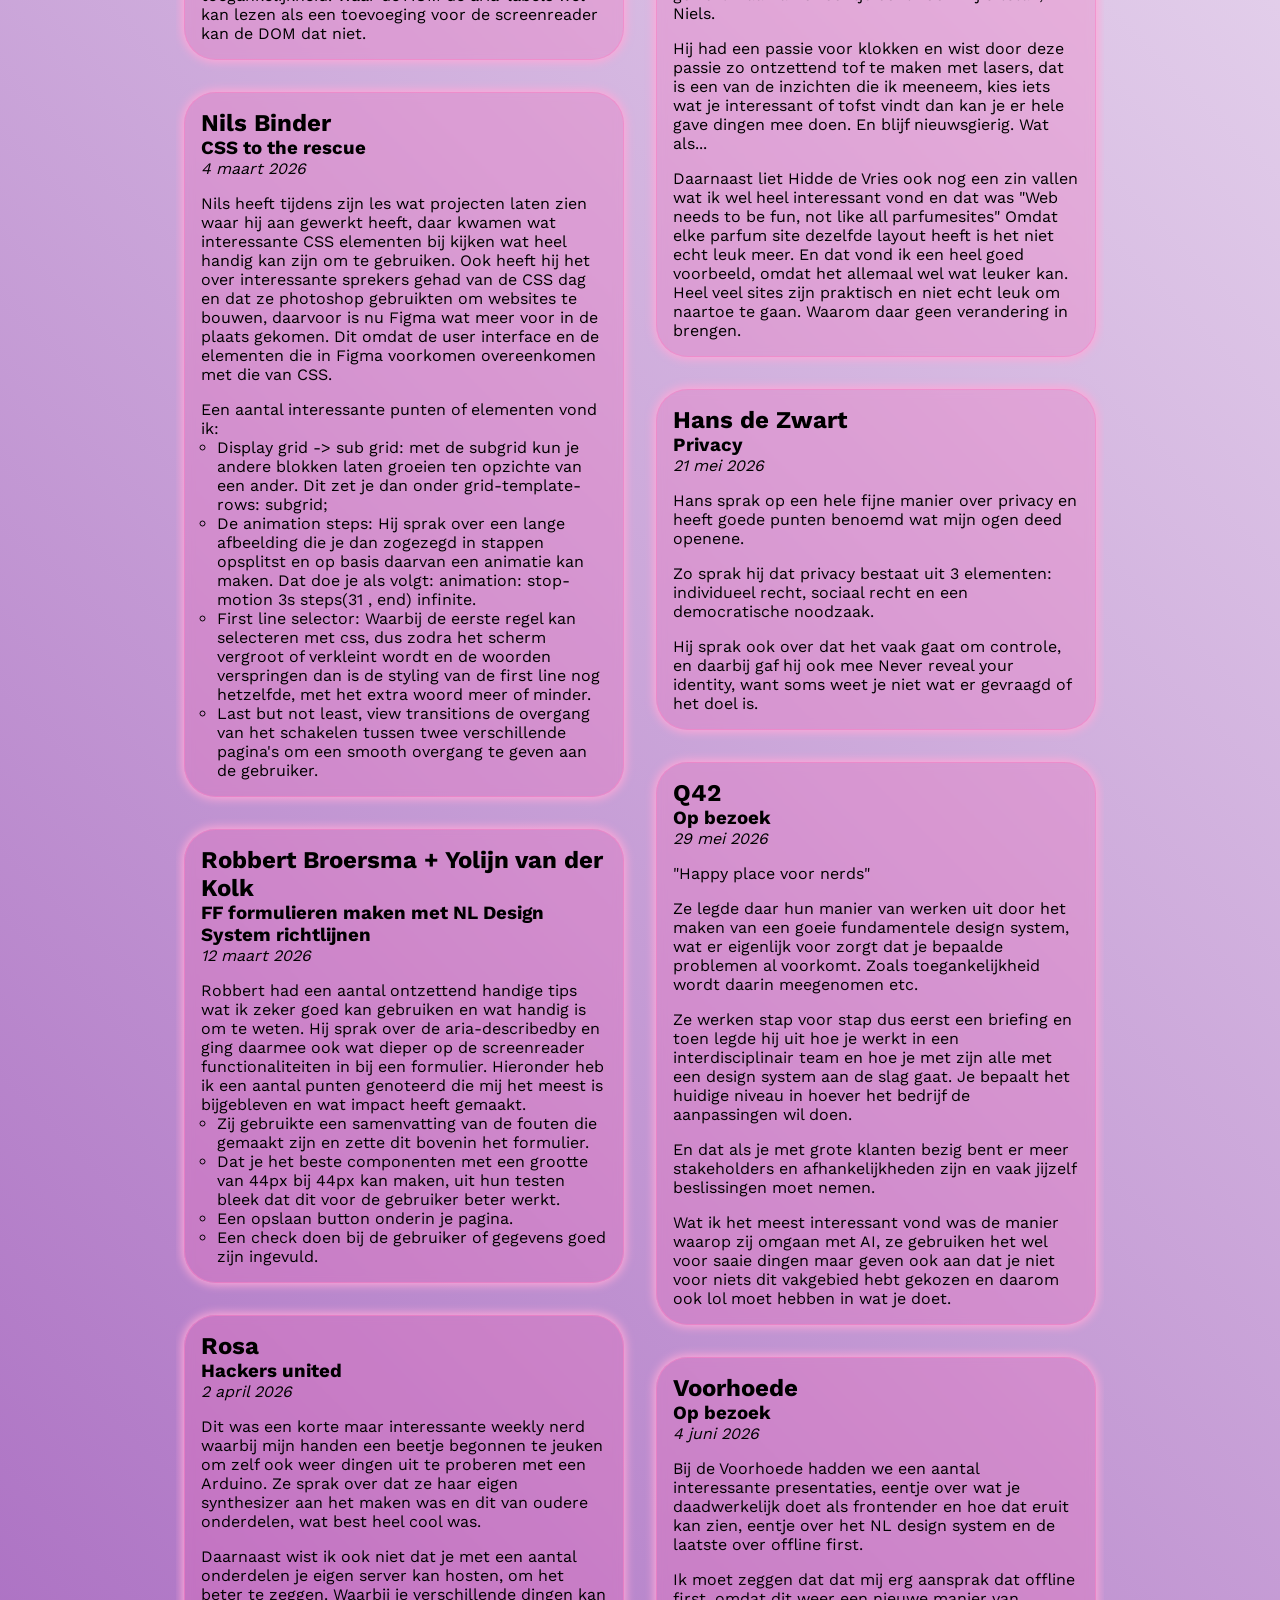
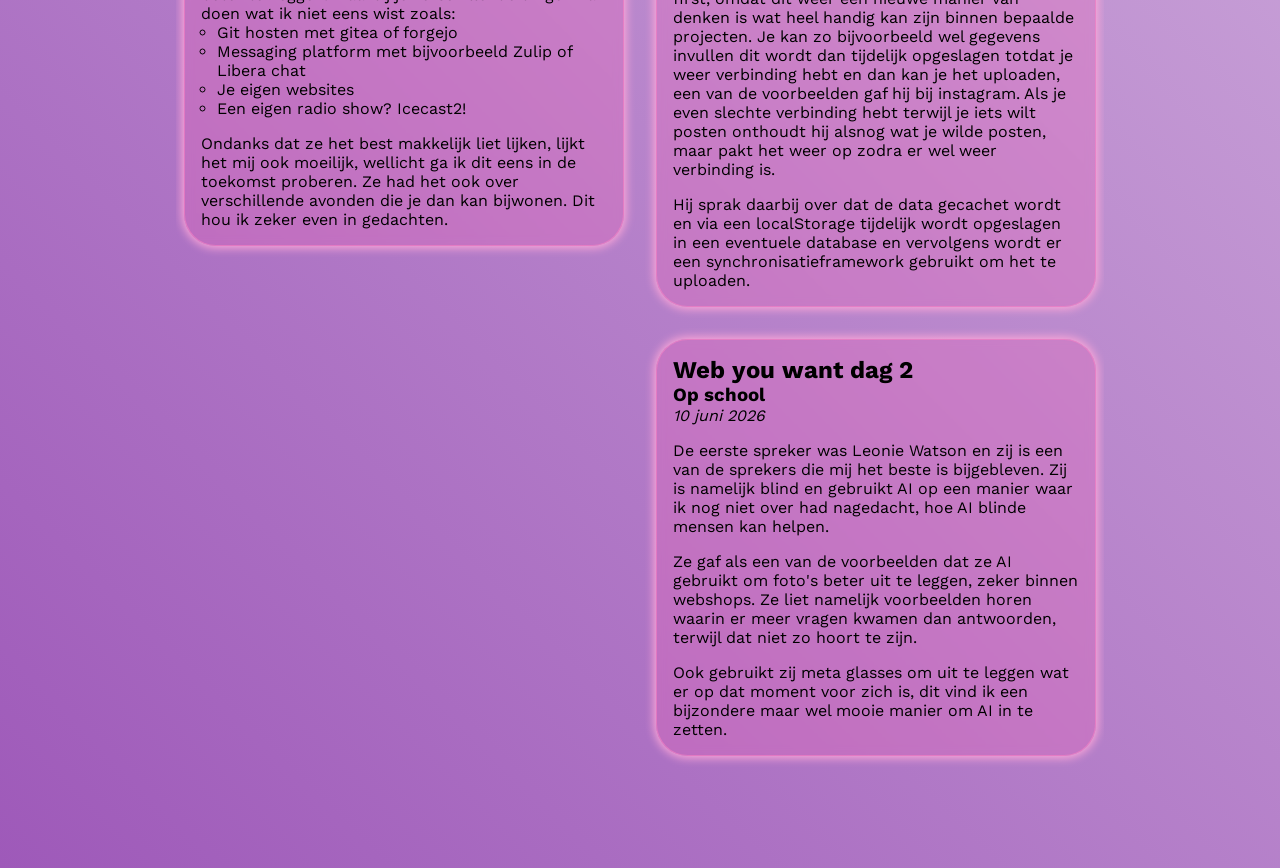
<file: pages/weekly-nerd.html>
<!doctype html>
<html lang="nl">
  <head>
    <meta charset="UTF-8" />
    <meta name="viewport" content="width=device-width, initial-scale=1.0" />
      <!-- https://medium.com/@matanbobi/how-to-use-emojis-as-favicons-371795662465 -->
        <link rel="icon" type="image/svg+xml" sizes="any" href="data:image/svg+xml,<svg xmlns=%22http://www.w3.org/2000/svg%22 viewBox=%220 0 100 100%22><text y=%22.9em%22 font-size=%2290%22>✨</text></svg>"/>
    <link rel="stylesheet" href="../styles/style.css" />
    <link rel="stylesheet" href="../styles/weekly-nerd.css">
    <title>Weekly nerd</title>
  </head>
  <body>
    <header>
          <input type="checkbox" id="nav-toggle" hidden>
          <nav>
              <label class="toggle-label" for="nav-toggle" aria-label="Menu openen"></label>
              <ul>
                <li><a href="../index.html">Homepagina</a></li>
                <li><a href="./opdrachten.html">Opdrachten</a></li>
                <li> <a href="./weekly-nerd.html">Weekly nerds</a></li>
                <li> <a href="./meesterproef.html">Meesterproef</a></li>
              </ul>
          </nav>
    </header>
    <main>
      <section>
        <h1>Weekly nerds</h1>
      </section>
      <section>
        <ul class="scroll-animation">
          <li>
            <article>
              <h2>Killian Valkhof</h2>
              <h3>The rule of least power</h3>
              <p>4 februari 2026</p>
              <p>
                Killian heeft al veel bereikt in zijn leven en heeft een browser
                gemaakt gericht voor developers genaamd polypane, waar je
                verschillende schermformaten in een keer kan zien om het jezelf gemakkelijk
                te maken.
              </p>
              <p>
                Tijdens de lecture sprak hij over the rule of least power, dit houdt
                eigenlijk in dat je een keuze maakt in een taal die het meest
                makkelijk is en het meest geschikt is om te gebruiken, dus als CSS
                het kan oplossen dan is css het meest geschikt.
              </p>
              <p>
                Ook had Kilian het over dat er steeds meer ontwikkelingen
                plaatsvinden en er eigenlijk steeds minder JavaScript nodig zal
                zijn. Zo gaf hij als voorbeeld de mogelijkheid om een "switch" bij
                een input veld en dat sommige browsers er dan ook zo'n toggle button
                van maken.
              </p>
            </article>
          </li>
          <li>
            <article>
              <h2>Paul Peter Koch</h2>
              <h3>Browser and support detection: Geschiedenis van browsers</h3>
              <p>19 februari 2026</p>
              <p>
                Peter Paul Koch vertelde veel interessante dingen één ding sprak mij het meest aan.
                Het klinkt logisch, maar tegenwoordig denk je er ook niet meer echt over na, hij had
                het op een gegeven moment over verschillende elementen die vroeger gebruikt werden voor het
                web wat browsers tot op de dag van vandaag nog steeds moeten gebruiken.
              </p>
              <p>
                Ook sprak hij over diverse browsers vanaf de start van het web tot aan de dag van vandaag, de geschiedenis.
                Wat mij daarvan het meest is bijgebleven is dat een van de eerste webbrowsers Mosaic voor
                een radicale innovatie heeft gezorgd en dat is dat zij de eerste waren waarbij je plaatjes kon 
                zien in de browser.
              </p>
              <p>
                Als laatste sprak hij over veel vaktermen en legde deze ook uit, dit vond ik wel fijn. Want ik dacht
                een idee te hebben wat de vaktermen betekenden, maar ik had het bij het verkeerde eind. 
                Zoals bijvoorbeeld wat een browser daadwerkelijk is. 
                
                "Een browser is een platform wat met het web connect, hij 
                moet dingen zoals HTML, CSS en JavaScript engine kunnen lezen en kunnen parsen om voor de gebruiker te 
                kunnen tonen."
              </p>
              <p>
                Wat ik ook wel interessant vond was dat je twee verschillende modellen hebt de DOM (document object model) 
                en de AOM(Accesibility Object Model) en dat het verschil daartussen zit in de toegankelijkheid, de AOM is meer 
                gefocust op de toegankelijkheid. Waar de AOM de aria-labels wel kan lezen als een toevoeging voor de screenreader
                kan de DOM dat niet.
              </p>
            </article>
          </li>
          <li>
            <article>
              <h2>Nils Binder</h2>
              <h3>CSS to the rescue</h3>
              <p>4 maart 2026</p>
              
              <p>Nils heeft tijdens zijn les wat projecten laten zien waar hij aan gewerkt heeft, daar kwamen wat interessante CSS
                elementen bij kijken wat heel handig kan zijn om te gebruiken. Ook heeft hij het over interessante sprekers gehad van de CSS dag 
                en dat ze photoshop gebruikten om websites te bouwen, daarvoor is nu Figma wat meer voor in de plaats gekomen. Dit omdat de user interface
                en de elementen die in Figma voorkomen overeenkomen met die van CSS.
              </p>
              <p>Een aantal interessante punten of elementen vond ik: </p>
              <ul>
                <li>Display grid -> sub grid: met de subgrid kun je andere blokken laten groeien ten opzichte van een ander. 
                  Dit zet je dan onder grid-template-rows: subgrid;
                </li>
                <li>
                  De animation steps: Hij sprak over een lange afbeelding die je dan zogezegd in stappen opsplitst en op basis daarvan een 
                  animatie kan maken. Dat doe je als volgt: animation: stop-motion 3s steps(31 , end) infinite.
                </li>
                <li>First line selector: Waarbij de eerste regel kan selecteren met css, dus zodra het scherm vergroot of verkleint wordt en de woorden verspringen
                  dan is de styling van de first line nog hetzelfde, met het extra woord meer of minder.
                </li>
                <li>
                  Last but not least, view transitions de overgang van het schakelen tussen twee verschillende pagina's om een smooth overgang te geven aan de gebruiker.
                </li>
              </ul>
            </article>
          </li>
            <li>
              <article>
                <h2>Robbert Broersma + Yolijn van der Kolk </h2>
                <h3>FF formulieren maken met NL Design System richtlijnen</h3>
                <p>12 maart 2026</p>
                <p>Robbert had een aantal ontzettend handige tips wat ik zeker goed kan gebruiken en wat handig is om te weten. Hij sprak over de 
                  aria-describedby en ging daarmee ook wat dieper op de screenreader functionaliteiten in bij een formulier. Hieronder heb ik een aantal punten genoteerd
                  die mij het meest is bijgebleven en wat impact heeft gemaakt.</p>
                  <ul>
                    <li>Zij gebruikte een samenvatting van de fouten die gemaakt zijn en zette dit bovenin het formulier.</li>
                    <li>Dat je het beste componenten met een grootte van 44px bij 44px kan maken, uit hun testen bleek dat dit voor de gebruiker beter werkt.</li>
                    <li>Een opslaan button onderin je pagina.</li>
                    <li>Een check doen bij de gebruiker of gegevens goed zijn ingevuld.</li>
                  </ul>
              </article>
            </li>
            <li>
              <article>
                <h2>Rosa</h2>
                <h3>Hackers united</h3>
                <p>2 april 2026</p>
                <p>Dit was een korte maar interessante weekly nerd waarbij mijn handen een beetje begonnen te jeuken om zelf ook weer dingen uit te proberen met een Arduino.
                  Ze sprak over dat ze haar eigen synthesizer aan het maken was en dit van oudere onderdelen, wat best heel cool was.
                </p>
                <p>Daarnaast wist ik ook niet dat je met een aantal onderdelen je eigen server kan hosten, om het beter te zeggen. Waarbij je verschillende dingen kan doen wat ik niet eens wist zoals:</p>
                <ul>
                  <li>Git hosten met gitea of forgejo</li>
                  <li>Messaging platform met bijvoorbeeld Zulip of Libera chat</li>
                  <li>Je eigen websites</li>
                  <li>Een eigen radio show? Icecast2!</li>
                </ul>
                <p>Ondanks dat ze het best makkelijk liet lijken, lijkt het mij ook moeilijk, wellicht ga ik dit eens in de toekomst proberen. Ze had het ook over verschillende avonden die je dan kan bijwonen. 
                  Dit hou ik zeker even in gedachten.
                </p>
              </article>
            </li>
          </ul>
          <ul class="scroll-animation">
            <li>
              <article>
                <h2>Johan Huijkman</h2>
                <h3>Stichting accessibility</h3>
                <p>9 april 2026</p>
                <p>Johan had een prettige manier van presenteren en had veel interactie met ons, wat mij ook wat meer liet nadenken over de toegankelijkheid en behoefte van bepaalde mensen.</p>
                <p>Na zijn ervaring bij het maken van 9292 waar hij iets had gemaakt wat totaal goed was is zijn kijk op toegankelijkheid ook meteen veranderd.</p>
                <p>Een van de belangrijkste punten die ik van deze nerd meeneem zijn:</p>
                <ul>
                  <li>Je moet geen aannames hebben over mensen met een beperking, dus niet denken dat iemand die blind heeft geen behoefte heeft aan een camera app, zoals google foto's.</li>
                  <li>Dat je niet volledig blind moet vertrouwen op de WCAG dat zijn algemene richtlijnen die voornamelijk voor het grootste deel gefocust is op visuele beperking.</li>
                  <li>Alt-tekst moet binnen de img tag, maar hoef je niet altijd te vullen, als de afbeelding geen toevoeging heeft voor de inhoud dan lekker leeg laten.</li>
                  <li>Je niet extra knoppen moet toevoegen om iets over te slaan, dit wordt alleen maar gezien als extra punten die ze langs moeten met de screenreader. De screenreader heeft andere 
                    handigheidjes die de gebruiker daarvoor kan gebruiken.
                  </li>
                </ul>
              </article>
            </li>
            <li>
              <article>
                <h2>Smashing workshops</h2>
                <h3>Kevin Powell</h3>
                <p>17 april 2026</p>
                <p>Dit was een onzettend interessante dag, ik heb hier veel van opgestoken en een van de dingen die mij het meeste is bijgebleven is de kracht van display: grid, hij gaf namelijk aan dat je grid heel goed kan inzetten ook op plekken
                  waar je zelf misschien display flex had willen neerzetten.
                </p>
                <p>Daarnaast liet hij veelal functionaliteiten zien die wij ook wel in de les hebben gehad, maar door deze workshop ben ik veel van de functionaliteiten ook beter gaan begrijpen.</p>
                <p></p>
              </article>
            </li>
            <li>
              <article>
                <h2>The web you want</h2>
                <h3> Niels en Hidde de Vries</h3>
                <p>17 april 2026</p>
                <p>We hebben op deze dag veel sprekers gehoord en gezien. Waarvan er eentje echt voor mij uitstak, Niels.</p>
                <p>Hij had een passie voor klokken en wist door deze passie zo ontzettend tof te maken met lasers, dat is een van de inzichten die ik meeneem, kies iets wat je interessant of tofst vindt
                  dan kan je er hele gave dingen mee doen. En blijf nieuwsgierig. Wat als...
                </p>
                <p>Daarnaast liet Hidde de Vries ook nog een zin vallen wat ik wel heel interessant vond en dat was  "Web needs to be fun, not like all parfumesites" Omdat elke parfum site dezelfde layout heeft
                  is het niet echt leuk meer. En dat vond ik een heel goed voorbeeld, omdat het allemaal wel wat leuker kan. Heel veel sites zijn praktisch en niet echt leuk om naartoe te gaan. Waarom daar geen verandering in brengen.
                </p>
              </article>
            </li>
            <li>
              <article>
                <h2>Hans de Zwart</h2>
                <h3> Privacy </h3>
                <p>21 mei 2026</p>
                <p>Hans sprak op een hele fijne manier over privacy en heeft goede punten benoemd wat mijn ogen deed openene.</p>
                <p>Zo sprak hij dat privacy bestaat uit 3 elementen: individueel recht, sociaal recht en een democratische noodzaak.</p>
                <p>Hij sprak ook over dat het vaak gaat om controle, en daarbij gaf hij ook mee Never reveal your identity, want soms weet je niet wat er gevraagd of het doel is.</p>
              </article>
            </li>
            <li>
              <article>
                <h2>Q42</h2>
                <h3>Op bezoek</h3>
                <p>29 mei 2026</p>
                <p>"Happy place voor nerds"</p>
                <p>Ze legde daar hun manier van werken uit door het maken van een goeie fundamentele design system, wat er eigenlijk voor zorgt dat je bepaalde problemen al voorkomt. Zoals toegankelijkheid wordt daarin meegenomen etc.
                </p>
                <p>Ze werken stap voor stap dus eerst een briefing en toen legde hij uit hoe je werkt in een interdisciplinair team en hoe je met zijn alle met een design system aan de slag gaat. Je bepaalt het huidige niveau in hoever het bedrijf de aanpassingen wil doen.</p>
                <p>En dat als je met grote klanten bezig bent er meer stakeholders en afhankelijkheden zijn en vaak jijzelf beslissingen moet nemen.</p>
                <p>Wat ik het meest interessant vond was de manier waarop zij omgaan met AI, ze gebruiken het wel voor saaie dingen maar geven ook aan dat je niet voor niets dit vakgebied hebt gekozen en daarom ook lol moet hebben in wat je doet.</p>
              </article>
            </li>
            <li>
              <article>
                <h2>Voorhoede</h2>
                <h3>Op bezoek</h3>
                <p>4 juni 2026</p>
                <p>Bij de Voorhoede hadden we een aantal interessante presentaties, eentje over wat je daadwerkelijk doet als frontender en hoe dat eruit kan zien, eentje over het NL design system en de laatste over offline first.</p>
                <p>Ik moet zeggen dat dat mij erg aansprak dat offline first, omdat dit weer een nieuwe manier van denken is wat heel handig kan zijn binnen bepaalde projecten. Je kan zo bijvoorbeeld wel gegevens invullen dit wordt dan tijdelijk opgeslagen
                  totdat je weer verbinding hebt en dan kan je het uploaden, een van de voorbeelden gaf hij bij instagram. Als je even slechte verbinding hebt terwijl je iets wilt posten onthoudt hij alsnog wat je wilde posten, maar pakt het weer op zodra er wel weer verbinding is.
                </p>
                <p>
                  Hij sprak daarbij over dat de data gecachet wordt en via een localStorage tijdelijk wordt opgeslagen in een eventuele database en vervolgens wordt er een synchronisatieframework gebruikt om het te uploaden.
                </p>

              </article>
            </li>
              <li>
              <article>
                <h2>Web you want dag 2</h2>
                <h3>Op school</h3>
                <p>10 juni 2026</p>
                <p>De eerste spreker was Leonie Watson en zij is een van de sprekers die mij het beste is bijgebleven. Zij is namelijk blind en gebruikt AI op een manier waar ik nog niet over had nagedacht, hoe AI blinde mensen kan helpen.</p>
                <p>Ze gaf als een van de voorbeelden dat ze AI gebruikt om foto's beter uit te leggen, zeker binnen webshops. Ze liet namelijk voorbeelden horen waarin er meer vragen kwamen dan antwoorden, terwijl dat niet zo hoort te zijn.</p>
                <p>Ook gebruikt zij meta glasses om uit te leggen wat er op dat moment voor zich is, dit vind ik een bijzondere maar wel mooie manier om AI in te zetten.</p>
              </article>
            </li>

            </ul>
      </section>
    </main>
    <footer></footer>
    <script src="../scripts/script.js"></script>
  </body>
</html>
</file>
<file: styles/style.css>
* {
  margin: 0;
  padding: 0;
}

:root {

  /* COLORS */
  color-scheme: light dark;
  --header-color: light-dark(#000, #000000) ;
  --text-color: light-dark(#000, #fff);
  --color-1: light-dark( rgba(255, 168, 216), #80399b);
  --background-color: linear-gradient(45deg, var(--blob-color-1), white);

  /* BLOB COLORS */
  --blob-color-1:light-dark( #9e59b9, #80399b);
  --blob-color-2:light-dark( #3a8b83,#5ab6ad);
  --blob-color-3:light-dark( rgb(223, 46, 140), deeppink);

  /* ARTICLE COlORS */
  --background-article: rgba(250, 98, 181, 0.239);
  --border-article: rgba(254, 128, 197, 0.56);

  --background-label-opdrachten: light-dark(#42214fc9 ,#1d0d24c9);

  /* HEADER COLORS */
  --background-header: rgba(255, 168, 216, 0.239) ;
  --border-header: rgba(255, 168, 216, 0.56); 

  /* TEXT SIZE */
  --regular-text-size: 1rem;
  --h1-text-size: clamp(80%, 8vw, 10rem);
  --h2-text-size: 1.75rem;
  --h3-text-size: 1.5rem;

  /* PADDIN?g MARGIN SIZE */
  --padding-size: 1rem;

  /* FONTS */
  --font-headers: Fugaz one, Impact, Marker Felt, Verdana;
}


/* INSERTING FONTS */
@font-face {
  /* https://www.1001fonts.com/fugaz-one-font.html */
  font-family: "Fugaz one";
  src: url(../fonts/fugaz-one.regular.ttf) format("truetype");
}

@font-face {
  /* https://fonts.google.com/specimen/Work+Sans */
  font-family: "Work sans";
  src: url(../fonts/WorkSans-VariableFont_wght.ttf) format("truetype");
  font-weight: 100 900;
  font-style: normal;
  /* https://developer.mozilla.org/en-US/docs/Web/CSS/Reference/At-rules/@font-face/font-display */
  font-display: swap;
}

@media(prefers-color-scheme: dark){
    :root {
        --background-color: 
      linear-gradient(45deg, var(--blob-color-1), black);
    }
}



/* BASIC STYLING */
body {
  font-family: Work sans;
  background: var(--background-color);
  mix-blend-mode: multiply(1);
}

header {
  nav {
    input[type="checkbox"] {
      display: none;
      cursor: pointer;
      font-size: 3rem;
    }

  ul {
    display: flex;
    grid-template-columns: 1fr 1fr 1fr 1fr;
    place-items: center;
    width: fit-content;
    justify-self: center;
    padding: var(--padding-size) 2vw;

    border: 1px solid var(--color-1);
    border-radius: 20px;
    margin: 1rem 0;


    background: var(--background-article);
    border-radius: 16px;
    box-shadow: 0 4px 30px rgba(0, 0, 0, 0.1);
    backdrop-filter: blur(5px);
    -webkit-backdrop-filter: blur(5px);
    border: 1px solid rgba(255, 168, 216, 0.56);
    box-shadow: 0px 0px 10px 2px var(--color-1);

    list-style-type: none;

    a {
      text-decoration: none;
      padding: 0 2vw;
      color: var(--text-color);
    }
  }
}
}

@media (width < 768px) {
  input[type="checkbox"]  {
    display: flex ;
    appearance: none;
    anchor-name: --anchor-menu;
    
    &::after{
      content: "☰";
      padding: .5rem;
      font-size: 2rem;
      color: var(--border-article);
    }
  }

  header nav ul{
    display: none ;
    flex-direction: column;
    position: absolute;
    position-anchor: --anchor-menu;
    position-area: bottom left;

    gap: .5rem;
    margin-left: .5rem;

    opacity: 0;
    translate: 0 -1rem;
    transition: opacity .5s, translate .5s, display .5s;
    transition-behavior: allow-discrete;
  }

  header:has(#nav-toggle:checked) nav ul {
    display: flex ;

    opacity: 1;
    translate: 0 0;
    transition: opacity .5s, translate .5s;
    transition-behavior: allow-discrete;
    
    @starting-style{
      opacity:0 ;
      translate: 0 -1rem;
    }
  }
}


main {
  display: flex;
  


  h1 {
  font-family: var(--font-headers);
  color: var(--header-color);
  font-size: var(--h1-text-size);
  /* overflow-wrap: break-word; */
  text-transform: uppercase;
  text-shadow: 0px 0px 0 var(--blob-color-1), 3px -1px 0 var(--color-1), -1px 1px 0 var(--text-color),
    1px 1px 0 var(--text-color);
  text-align: center;
}

}


article, details {
  background: var(--background-article);
  border-radius: 16px;
  box-shadow: 0 4px 30px rgba(0, 0, 0, 0.1);
  backdrop-filter: blur(5px);
  -webkit-backdrop-filter: blur(5px);
  border: 1px solid var(--border-article);
  box-shadow: 0px 0px 10px 2px var(--color-1);



    .button-sites {
        display: grid;
        grid-template-columns: 1fr 1fr;
        place-items: center;
        align-items: end;
        
        li {
            width: fit-content;
            padding: 1rem;
            background: var(--border-article);
            border-radius: 15px;
            list-style-type: none;

            &:hover {
                backdrop-filter: blur(5px);
                -webkit-backdrop-filter: blur(5px);
                border: 1px solid var(--border-article);
                box-shadow: 0px 0px 10px 2px var(--color-1);

            }

            a {
                text-decoration: none;
                color: var(--text-color);
            }
        }

    }
}

details, summary {
  padding: .5rem;
}

summary {
  font-size: 1.2rem;
  font-weight: 700;
}

/* Mouse follow  */

.mouse-div {
    z-index: 9999;
    position: fixed; /* fixed ipv absolute, volgt de viewport */
    pointer-events: none; /* zodat hij je andere elementen niet blokkeert */
    top: 0;
    left: 0;

  &::before {
    content: " ";
    display: block;
    width: .5rem;
    aspect-ratio: 1/2;
    background-color: var(--blob-color-3);
    box-shadow: 0px 0px 10px 2px var(--blob-color-3);
    border-radius: 100% / 100%;
    corner-shape: scoop;
  }
}

/* MARK: media queries */
@media (prefers-reduced-motion: reduce) {
  .mouse-div {
    display: none;
  }

  header nav ul {
    transition: 0s;
  }

  header:has(#nav-toggle:checked) nav ul  {
    transition:0s;
  }
  
  .button-sites li:hover {
    backdrop-filter: blur(0);
    -webkit-backdrop-filter: blur(0);
    border: none;
    box-shadow: none;
  }
}

@media (prefers-reduced-motion: reduce) {
  @view-transition {
	navigation: none;
}
}
</file>
<file: styles/weekly-nerd.css>
html {
  position: relative;
}

/* https://css-irl.info/css-halftone-patterns/ */
body {


  &::after {
    content: " ";
    min-height: 100%;
    position: absolute;
    inset: 0; 
    /* background-image: radial-gradient(circle at center, var(--blob-color-2) 0.06rem, transparent .65rem), radial-gradient(circle at center, var(--blob-color-2) 0.06rem, transparent 0.65rem);; */
    background-repeat: round;
    background-position: 0 0, 0.65rem 0.65rem;
    background-size: 1.3rem 1.3rem;

    mask-image: linear-gradient( rgb(0 0 0 / 0), rgb(0 0 0));
    z-index: -1;
  }

}

main {
  display: flex;
  flex-direction: column;
  place-items: center;
  margin: 5rem 1rem;

  h1{
    margin: 2rem 0;
  }

  & section > ul > li {
    list-style-type: none;
  }
  
}


article {
  display: flex;
  flex-direction: column;

  /* border: solid 1px #b1b1b1; */
  border-radius: 2rem;
  padding: var(--padding-size);

  max-width: 30rem;
  margin: 2rem .5rem;

  color: var(--text-color);
  
  p:first-of-type {
    font-style: italic;
  }

  p:first-of-type ~ p {
    margin-top: 1rem;
  }

  ul li {
    margin-left: 1rem;
    /* list-style-type: none;

    &::before {
      content: " ";
      display: inline-block;
      width: .5rem;
      aspect-ratio: 1/2;
      background-color: var(--blob-color-3);
      box-shadow: 0px 0px 10px 2px var(--blob-color-3);
      border-radius: 100% / 100%;
      corner-shape: scoop;
      margin:0 .5rem;
    } */
  }

  &:hover {
     box-shadow: 0px 0px 20px 5px var(--color-1);
  }
}


/* Animatie bij groter scherm */
@media (width > 700px) {

  main {
    margin-bottom: 5rem;

    section:nth-of-type(2){
      display: grid;
      grid-template-columns: repeat(2,1fr);
      position: relative;
      gap: 1rem;
      margin: 0 10rem;
  }
  }

/* Julius heeft mij hierbij geholpen */
@supports (animation-timeline:scroll()){
  section:nth-of-type(2){
    overflow: clip;

    section:nth-of-type(2) .scroll-animation:nth-of-type(2){
      transform: translateY(0);
    }

  }
}

section:nth-of-type(2) .scroll-animation:nth-of-type(2){
  animation: moveArticles linear forwards;
  animation-timeline: scroll(root block);
}


@keyframes moveArticles{
  from {
    transform: translateY(0);
  } to {
    /* Deze aanpassen als iet bij de rechter kolom weg valt en dan de linker waarde*/
    transform: translateY(calc(0% - 100vh));
  }
}
}


/* https://piccalil.li/blog/some-practical-examples-of-view-transitions-to-elevate-your-ui/ */
@view-transition {
	navigation: auto;
}
</file>
<file: styles/background-animatie.css>
.background {
  position: absolute;
  top: 0;
  left: 0;
  width: 100%;
  height: 100vh;
  overflow: clip;
  z-index: -1;

  /* Styling blobs */
  div {
    --width: 15rem;
    --top-position: 25%;
    --right-position: 80%;

    position: absolute;
    width: var(--width);
    aspect-ratio: 1/1;
    background-color: var(--blob-color-2);
    z-index: -1;

    border-radius: 50%;
    /* even tijdelijk uitgezet voor de movement */
    filter: blur(calc(var(--width) / 3));
    top: var(--top-position);
    right: var(--right-position);

    animation: movingBlob 10s ease infinite;

  &:nth-of-type(2){
    --width: 10rem;
    background-color: var( --blob-color-3);
    /* top: calc(var(--top-position) + 5%); */
    --top-position:10%;
    --right-position: 40%;
  }

  &:nth-of-type(3){
    --width: 10rem;
    background-color: var( --blob-color-1);
    top: calc(var(--top-position) + 15%);
    right: 10%;
  }

  &:nth-of-type(4){
    --width: 15rem;
    background-color: var( --blob-color-3);
    top: calc(var(--top-position) + 35%);
    right: 30%;
  }

    &:nth-of-type(5){
    --width: 12rem;
    background-color: var( --blob-color-1);
    top: calc(var(--top-position) + 35%);
    right: 80%;
  }

    &:nth-of-type(6){
    --width: 15rem;
    background-color: var(--blob-color-2);
    top: 90%;
    right: 50%;
  }


  
  }
}

.background {
    div {
      width: calc(var(--width) * 1.8);
      filter: blur(calc(var(--width) / 1.8));
    }
  }

/* Background fade out met een scroll animation */
.background{
  /* https://scroll-driven-animations.style/tools/view-timeline/ranges/#range-start-name=cover&range-start-percentage=20&range-end-name=cover&range-end-percentage=100&view-timeline-axis=block&view-timeline-inset=0&subject-size=smaller&subject-animation=reveal&interactivity=clicktodrag&show-areas=yes&show-fromto=yes&show-labels=yes */
    position: fixed;
    inset: 0;
    animation: fadeBackground linear forwards;
    animation-timeline: view();
    animation-range: cover 50% cover 100%;
}

/* MARK:media queries */
@media (prefers-reduced-motion: reduce) {
  .background {
    animation: none;

    div {
      animation: none;
      
    }
  }

    @view-transition {
	navigation: none;
}
}

/* MARK: keyframes */
@keyframes fadeBackground {
    to {
        opacity: 0;
    }
}

/* Nog zoekende in hoe ik het beste de blobs kan laten bewegen */
@keyframes movingBlob {
  0%, 100% {
    transform: translate(0);
  }25%{
    transform: translatex(calc(var(--right-position) + -20%));
    transform: translatey(calc(var(--right-position) + -20%));
  } 50%, 60% {
    transform: translatey(calc(var(--top-position) + 20%));
    transform: translateX(calc(var(--right-position) + 25%));
  } 75% {
    transform: translatex(calc(var(--right-position) + 20%));
    transform: translatey(calc(var(--right-position) + -20%));
  } 
}
</file>
<file: styles/meesterproef.css>
main {
    display: flex;
    flex-direction: column;
    align-items: center;
    width: 100vw;
   
    min-height: 100vh;


    h1 {
        margin: 1rem;
    }

    > p{
        width: 70%;
        margin-bottom: 3rem;
        font-weight: 300;
    }

   .container-iframe {
    width: 80vw;
    height: 80vh;
}

    .container-iframe iframe {
        width: 100%;
        height: 100%;
    }

}

    span {
        font-weight: 600;
        font-style: italic;
    }



.article-meesterproef {
    display: grid;
    width: 70vw;
    padding: 2rem;
    gap: 1rem;



    details {
        padding: 1rem;

        ul li{
            display: grid;
            gap: .75rem;
        }
        
        li{
        padding: 1rem ;
        list-style-type: none;
        }
    }

    &:not(div article) {
        margin: 3rem 1rem;
    
}
}

@media (prefers-reduced-motion: reduce) {
  @view-transition {
	navigation: none;
}
}
</file>
<file: styles/opdrachten.css>
/* RESET */
* {
    margin: 0;
    padding: 0;
    box-sizing: border-box;
}

body {
    overflow-x: hidden;
    position: relative;
    z-index: -5;
}

main {
    position: relative;
    z-index: -1;

    section {
        /* Hoogte bepalen voor de scroll animatie */
        height: 600vh; 
        position: relative;

        > div {
            /* Laten hangen van de section voor de scroll */
            position: sticky;
            top: 0;
            height: 100vh;
            overflow: hidden;
            display: flex;
            align-items: center;


            > ul {
                display: flex;
                flex-direction: row;

                height: 100vh;
                width: max-content;

                list-style-type: none;

                /* animatie */
                animation: horizontalScroll linear forwards;

                /* scroll koppelen aan de pagina */
                animation-timeline: scroll(root block);

                /* alleen binnen deze section */
                animation-range: 0% 100%;


                > li {
                    flex: 0 0 100vw;

                    display: flex;
                    justify-content: center;
                    align-items: center;

                    margin: 1rem;
            
                    animation: fadeIn linear both;
                    animation-timeline: scroll(root block);

                    &:nth-child(1){
                        animation: none;
                    }

                    /* animation range kan niet bij elkaar optellen */
                   &:nth-child(2) {
                        animation-range: 0% 25%;
                    }

                    &:nth-child(3) {
                        animation-range: 20% 35%;
                    }

                    &:nth-child(4) {
                        animation-range: 30% 50%;
                    }

                    &:nth-child(5) {
                        animation-range: 45% 65%;
                    }

                    &:nth-child(6) {
                        animation-range: 55% 80%;
                    }

                    &:nth-child(7) {
                        animation-range: 65% 95%;
                    }

                    &:nth-child(8) {
                        animation-range: 85% 100%;
                    }

                    

                    /* Iets donkerder ivm tekst */
                    &:nth-of-type(5) h2, &:nth-of-type(6) h2{
                            background-color: #1d0d24e3;
                    }


                    h2 {
                        position: absolute;
                        color: #fff;
                        top: 1rem;
                        left: 1rem;
                        text-shadow: grey 3px 5px 10px;
                        background: var(--background-label-opdrachten);
                        padding: 1rem;
                        border-bottom-right-radius: 15px;
                        border-top-left-radius: 15px;
                    }

                }
            }
        }

    }

}

/* Styling article */
article {
    width: clamp( 30vw, 100%, 55vw);
    height: stretch;

    /* display: flex;
    flex-direction: column; */
    display: grid;
    grid-template-rows: 1fr 5fr 15fr 1fr;
    gap: 1rem;
    padding: 1rem;
    overflow-y: scroll;

    iframe, img {
        width: 100%;
        
        aspect-ratio: 16 / 9;
        border-radius: 1rem;
    }

    div {
        display: grid;
        gap: .5rem;

        p {
            align-self: flex-start;
            font-size: clamp(16px, 1vw , 2rem);
        }
    }

    details {
        height: fit-content;
        padding: 1rem;
        border-radius: inherit;
        background: var(--background-article);

        h3 {
            margin: 1rem 0;
        }
    }



}

/* MARK: mediaqueries */

@media (width < 700px) {
    article {
        width: fit-content;
        margin: 1rem;

        .button-sites {
            
            li  {
                padding: .9rem;
                display: block;
            a {
                font-size: .8rem;
            }
            }
    }
}
}

@media (prefers-reduced-motion: reduce) {
    main{
        section{
            >div{
                >ul{
                     li {
                         animation: none;
                     }
                }
            }
        }
    } 
}


/* MARK: keyframes */

@keyframes horizontalScroll {
    from {
        transform: translateX(0);
    }

    to {
        /*
        aantal slides - 1
        jij hebt 6 li's
        dus 5 schermen bewegen
        */
        transform: translateX(-775vw);
    }
}

@keyframes fadeIn {
      0% {
        opacity: 0;
        scale: .5;
    }

    50% {
        opacity: 1;
        scale: 1;
    }

    100% {
        opacity: 0;
        scale: .5;
    }
}


/* https://piccalil.li/blog/some-practical-examples-of-view-transitions-to-elevate-your-ui/ */
@view-transition {
	navigation: auto;
}

@media (prefers-reduced-motion: reduce) {
  @view-transition {
	navigation: none;
}
}
</file>
